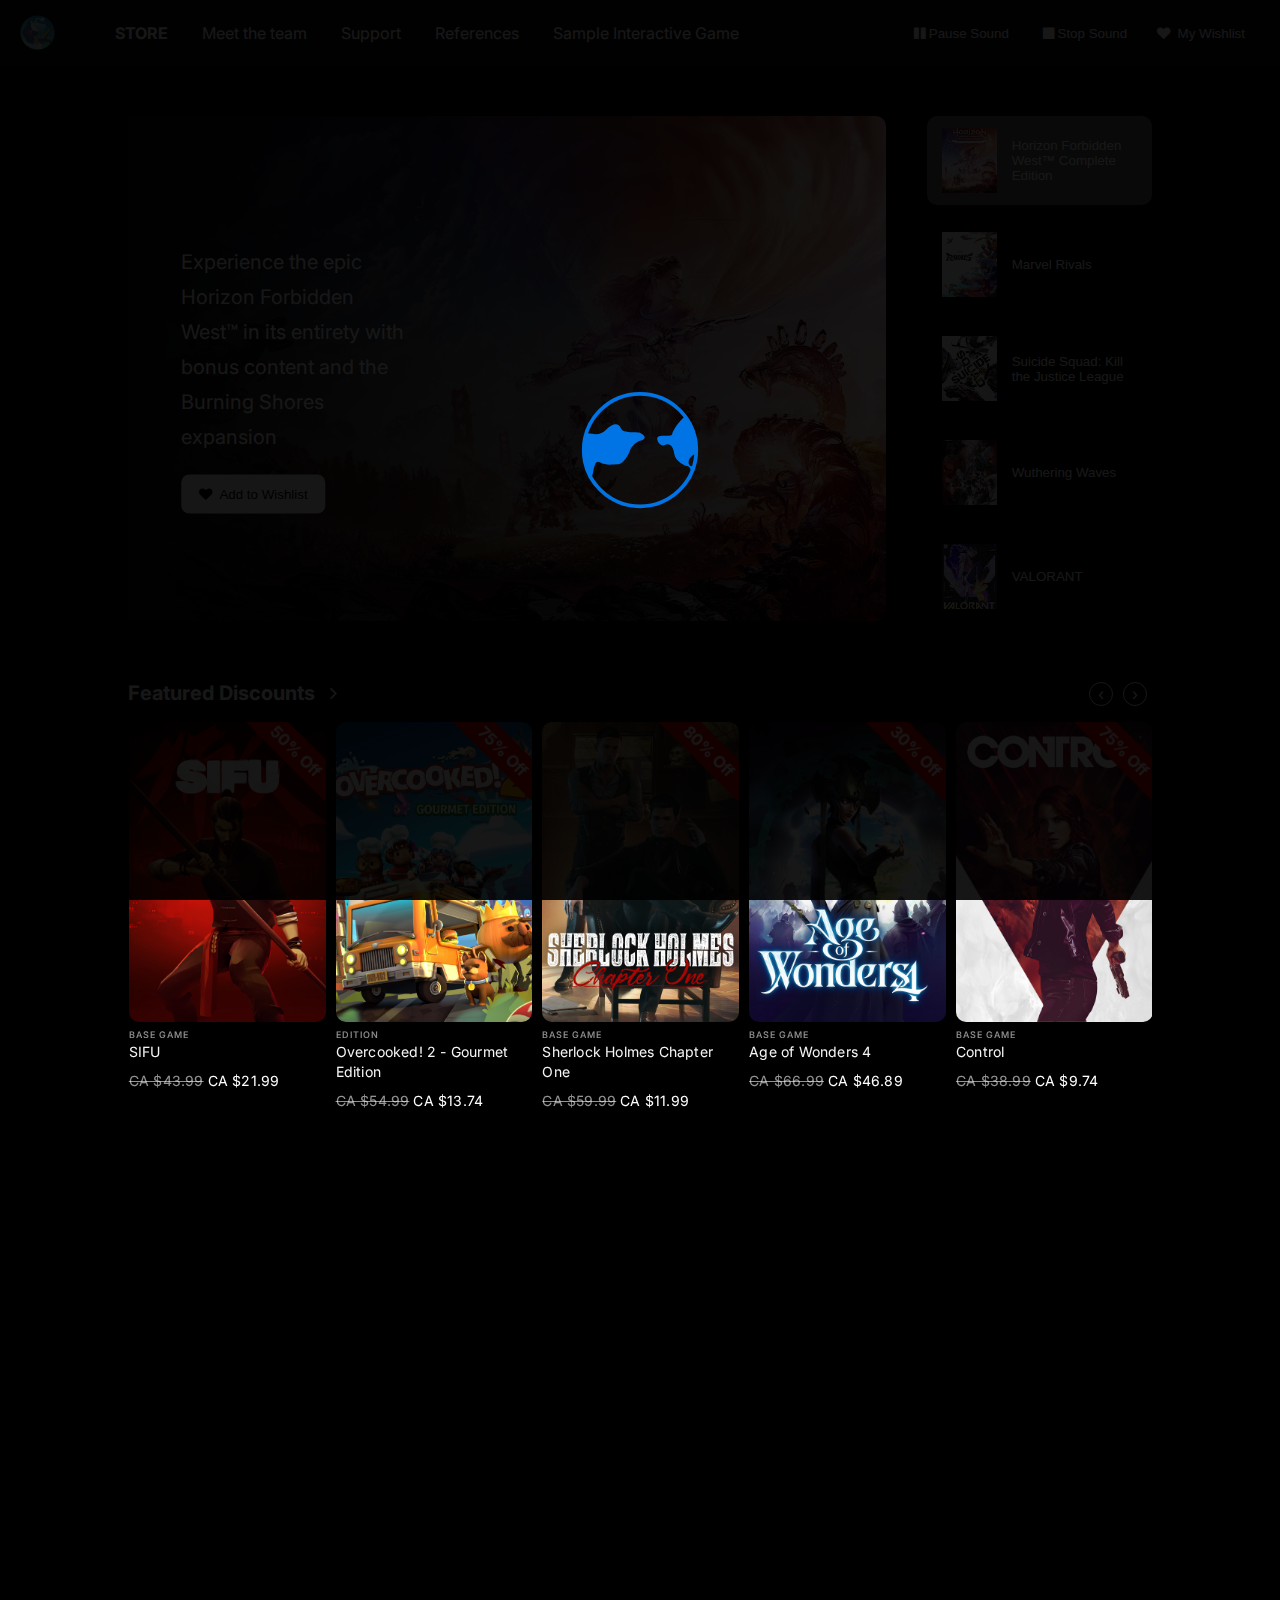
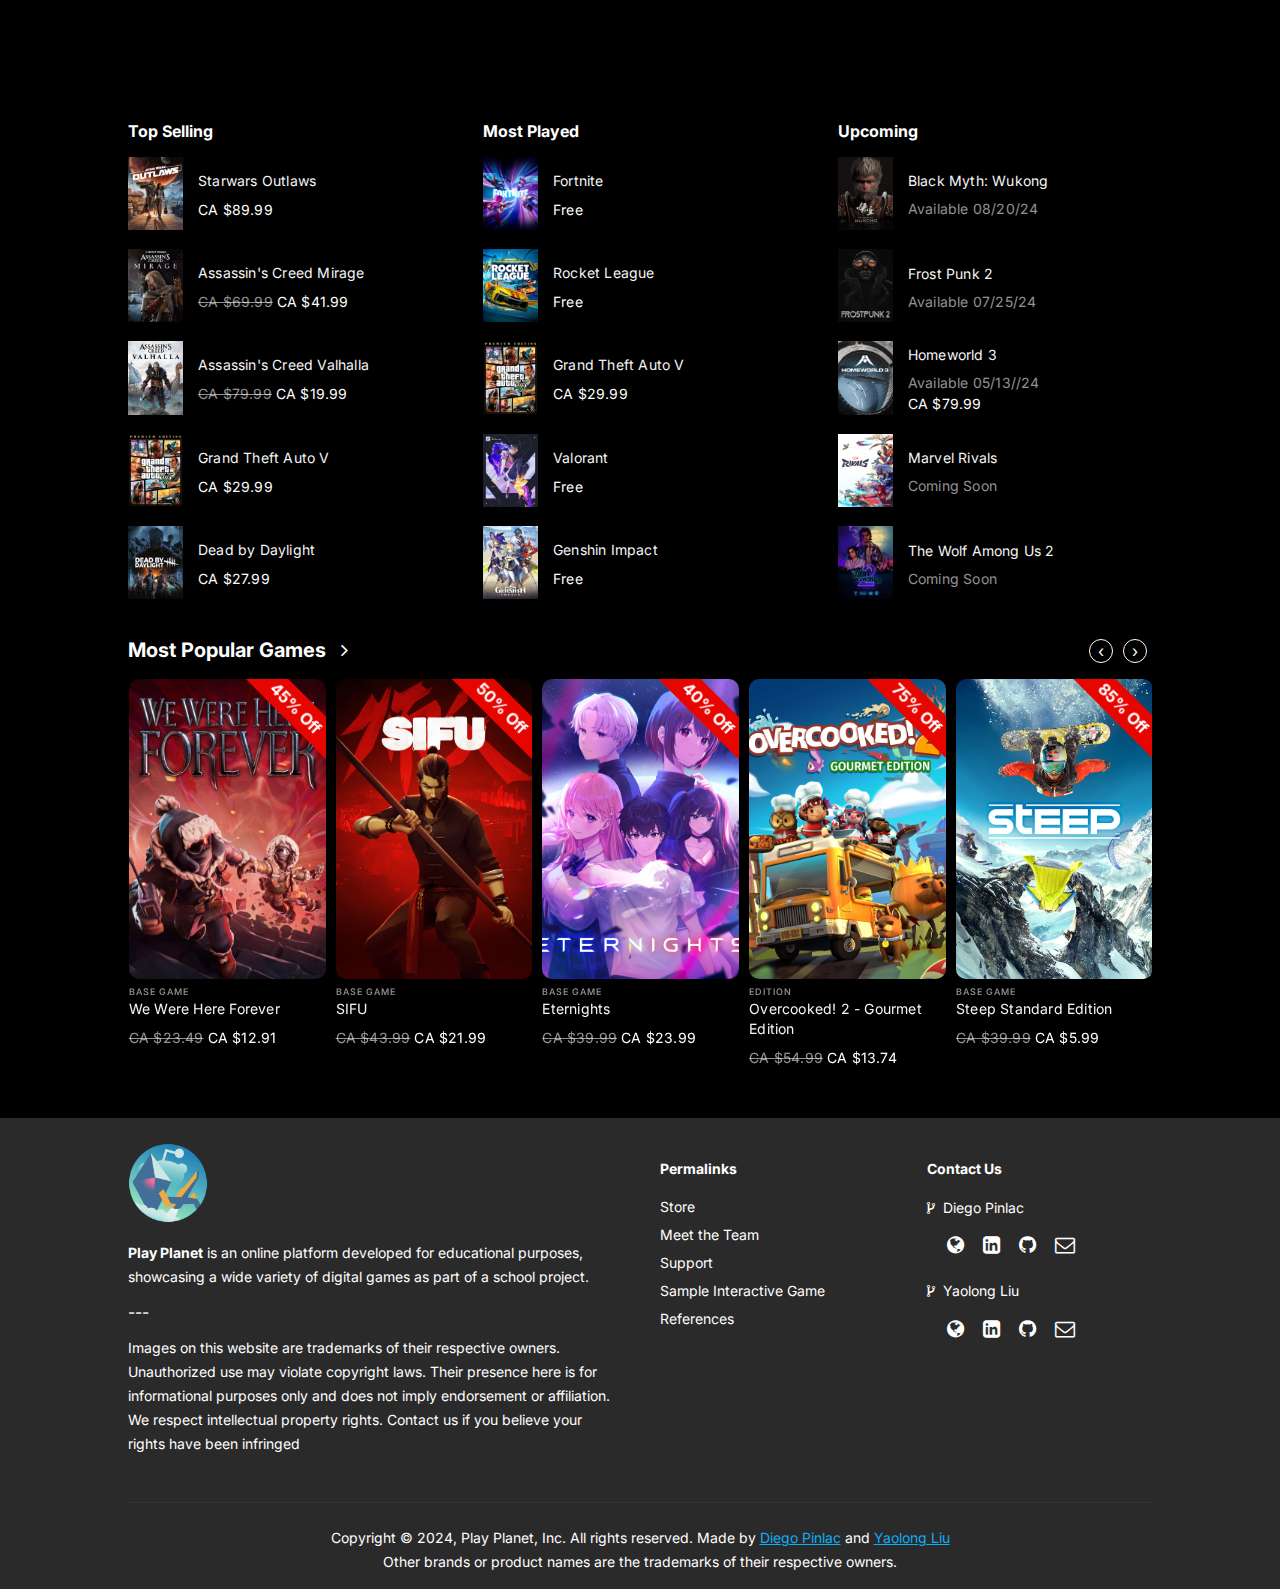
<file: index.html>
<!DOCTYPE html>
<html lang="en">
<head>
    <meta charset="UTF-8">
    <meta name="viewport" content="width=device-width, initial-scale=1.0">
    <title>Play Planet</title>

    <meta property="og:image" content="images/meta_image.jpg">
    <meta property="og:description" content='Play Planet is an online platform developed for educational purposes, showcasing a wide variety of digital games as part of a school project.'>
	  <meta property="og:url" content="https://diegopinlac.com/play-planet/" >
    <meta name="keywords" content="Play planet, game store, store, game, top games, upcoming">

    <link rel="shortcut icon" href="images/icon.png" type="image/x-icon">

    <link rel="stylesheet" href="style.css">
    <link rel="stylesheet" href="assets/owlcarousel/assets/owl.carousel.min.css">
    <link rel="stylesheet" href="assets/owlcarousel/assets/owl.theme.default.min.css">
    <link rel="stylesheet" href="https://cdnjs.cloudflare.com/ajax/libs/font-awesome/4.7.0/css/font-awesome.css">

    <script src="assets/vendors/jquery.min.js"></script>
    <script src="assets/owlcarousel/owl.carousel.js"></script>

    <script src="site.js" defer></script>

</head>
<body>
    <div id="preloader">
      <svg version="1.1" xmlns="http://www.w3.org/2000/svg" xmlns:xlink="http://www.w3.org/1999/xlink" viewBox="0 0 80 80">
        <defs>
          <clipPath id="circleClip">
            <circle cx="40" cy="40" r="30" />
          </clipPath>
        </defs>
        
        <circle cx="40" cy="40" r="30" fill="none" stroke-width="2" stroke="currentColor" />
      
        <g clip-path="url(#circleClip)">
          <path transform="translate(0, 20)" d="M22.026 37.678c-.244 2.958-.838 4.653.787 5.849.297.532.89 1.06.89-1.08 0-2.675 4.77-6.065 6.028-8.973 1.258-2.908-2.097-3.34-4.298-4.587-2.201-1.246-4.642.898-5.38-1.429-.739-2.326 1.38-4.42 4.49-6.181 3.109-1.762-.368-5.002 2.62-5.002 2.987 0 4.542-4.985 5.258-9.14.716-4.154-5.678-7.544-10.395-7.095C17.31.489 11.405 9.744 11.23 11.29c-.175 1.545-2.568 1.013-6.394 1.18-3.826.166-.35 6.364 2.393 4.885s4.647 1.08 5.067 4.77c.419 3.688 5.608 6.363 6.638 6.363 1.031 0 2.376 1.13 2.08 3.008-.298 1.878 1.257 3.224 1.012 6.182ZM40.614 17.479c0 2.234-2.75 1.63-2.68 5.035-2.321 3.876-1.107 6.294.858 6.896 1.965.603 3.036 1.277 4.197 5.94 1.16 4.663 4.34 1.4 5.376-1.029 1.036-2.428.982-9.697 4.215-7.747 3.232 1.95 7.126 1.028 9.823 1.028s5.911-5.815 6.161-7.092c.25-1.276 2.733-4.716 5.858-5.567 3.126-.85 2.322-2.553 0-3.811-2.322-1.26-9.465.602-10.68-2.802-1.214-3.404-4.947-2.11-7.572.62-2.626 2.731-4.876 3.086-10.056 2.182-5.179-.905-5.5 4.113-5.5 6.347Z" fill="currentColor">
                <animateTransform attributeName="transform" attributeType="XML" type="translate" from="0, 20" to="-80, 20" dur="2s" repeatCount="indefinite"/>
          </path>
          
          <path transform="translate(80, 20)"  d="M22.026 37.678c-.244 2.958-.838 4.653.787 5.849.297.532.89 1.06.89-1.08 0-2.675 4.77-6.065 6.028-8.973 1.258-2.908-2.097-3.34-4.298-4.587-2.201-1.246-4.642.898-5.38-1.429-.739-2.326 1.38-4.42 4.49-6.181 3.109-1.762-.368-5.002 2.62-5.002 2.987 0 4.542-4.985 5.258-9.14.716-4.154-5.678-7.544-10.395-7.095C17.31.489 11.405 9.744 11.23 11.29c-.175 1.545-2.568 1.013-6.394 1.18-3.826.166-.35 6.364 2.393 4.885s4.647 1.08 5.067 4.77c.419 3.688 5.608 6.363 6.638 6.363 1.031 0 2.376 1.13 2.08 3.008-.298 1.878 1.257 3.224 1.012 6.182ZM40.614 17.479c0 2.234-2.75 1.63-2.68 5.035-2.321 3.876-1.107 6.294.858 6.896 1.965.603 3.036 1.277 4.197 5.94 1.16 4.663 4.34 1.4 5.376-1.029 1.036-2.428.982-9.697 4.215-7.747 3.232 1.95 7.126 1.028 9.823 1.028s5.911-5.815 6.161-7.092c.25-1.276 2.733-4.716 5.858-5.567 3.126-.85 2.322-2.553 0-3.811-2.322-1.26-9.465.602-10.68-2.802-1.214-3.404-4.947-2.11-7.572.62-2.626 2.731-4.876 3.086-10.056 2.182-5.179-.905-5.5 4.113-5.5 6.347Z" fill="currentColor">
            <animateTransform attributeName="transform" attributeType="XML" type="translate" from="80, 20" to="0, 20" dur="2s" repeatCount="indefinite"/>
          </path>
        </g>
      </svg>
    </div>
    <div id="space-container"></div>
    <div id="wrapper">
      <header>
          <img class="logo" src="images/icon.png" alt="Logo">
          <nav>
              <a href="#" id="menu-toggle"><i class="fa fa-bars" aria-hidden="true"></i></a>
              <ul id="toggled">
                  <li><a href="index.html">Store</a></li>
                  <li><a href="pages/meet-the-team.html">Meet the team</a></li>
                  <li><a href="pages/support.html">Support</a></li>
                  <li><a href="pages/references.html">References</a></li>
                  <li><a href="pages/sound-game.html">Sample Interactive Game</a></li>
                  <li class="float-right"><button id="btn_viewWishlist"><i class="fa fa-heart" aria-hidden="true"></i> &nbsp;My Wishlist</button></li>
                  <li class="float-right">
                    <audio id="soundPlayer" preload="auto" loop>
                      <source src="media/outer-space-54040.mp3" type="audio/mp3">
                      <a href="media/outer-space-54040.mp3" download>Your browser does not support the audio element.</a>
                    </audio>
                    <button id="playSound" onclick="document.getElementById('soundPlayer').play()" title="Play sound"><i class="fa fa-play" aria-hidden="true"></i> Play Sound</button>
                    <button id="pauseSound" onclick="document.getElementById('soundPlayer').pause()" title="Pause sound"><i class="fa fa-pause" aria-hidden="true"></i> Pause Sound</button>
                    <button id="stopSound" onclick="document.getElementById('soundPlayer').pause(); document.getElementById('soundPlayer').currentTime = 0;" title="Stop sound"><i class="fa fa-stop" aria-hidden="true"></i> Stop Sound</button>
                  </li>
              </ul>
          </nav>
      </header>
      <main>
          <div class="site-main">
            <div id="home-banner" class="home-banner">
              <div class="three_fourth banner-img">
                <div class="img-container">
                  <img id="bannerImg" src="images/games/banner/egs-horizon-forbidden-west-carousel-desktop-1920x1080-358478b6468a.avif" alt="banner image">
                </div>
                <div class="txt-container" >
                  <div id="bannerContent">
                    <p id="bannerContentTxt">Experience the epic Horizon Forbidden West™ in its entirety with bonus content and the Burning Shores expansion</p>
                    <div class="btnAction-container">
                      <button id="btn_wishlist" data-game="0"><i class="fa fa-heart" aria-hidden="true"></i> &nbsp;Add to Wishlist</button>
                    </div>
                  </div>
                  
                </div>
              </div>
              <div class="one_fourth last banner-games">
                <button class="bn-btn active" onclick="changeBanner(0, this)">
                  <span class="btn-container">
                    <span class="btn-img-container">
                      <img src="images/games/banner/egs-horizon-forbidden-west-carousel-thumb-1200x1600-011a41336cf9.avif" alt="Horizon Forbidden West™ Complete Edition">
                    </span>
                    <span class="game-name">Horizon Forbidden West™ Complete Edition</span>
                  </span>
                </button>
                <button class="bn-btn" onclick="changeBanner(1, this)">
                  <span class="btn-container">
                    <span class="btn-img-container">
                      <img src="images/games/banner/marvel-rivals-wq3mr.avif" alt="Marvel Rivals">
                    </span>
                    <span class="game-name">Marvel Rivals</span>
                  </span>
                </button>
                <button class="bn-btn" onclick="changeBanner(2, this)">
                  <span class="btn-container">
                    <span class="btn-img-container">
                      <img src="images/games/banner/egs-suicide-squad-ktjl-carousel-thumb-1200x1600-d22ec52f5e77.webp" alt="Suicide Squad: Kill the Justice League">
                    </span>
                    <span class="game-name">Suicide Squad: Kill the Justice League</span>
                  </span>
                </button>
                <button class="bn-btn" onclick="changeBanner(3, this)">
                  <span class="btn-container">
                    <span class="btn-img-container">
                      <img src="images/games/banner/egs-wuthering-waves-carousel-thumb-1200x1600-51d4a3f0e5c2.avif" alt="Wuthering Waves">
                    </span>
                    <span class="game-name">Wuthering Waves</span>
                  </span>
                </button>
                <button class="bn-btn" onclick="changeBanner(4, this)">
                  <span class="btn-container">
                    <span class="btn-img-container">
                      <img src="images/games/banner/egs-valorant-e8a2-defiance-carousel-thumb-315x399-10fa3af65fef.avif" alt="">
                    </span>
                    <span class="game-name">VALORANT</span>
                  </span>
                </button>
              </div>
              <div class="clear"></div>
            </div>

            <h2>Featured Discounts &nbsp; <i class="fa fa-angle-right" aria-hidden="true"></i></h2>
            <div class="featured-games owl-carousel owl-theme">
              <div class="item">
                <div class="img-container">
                  <img src="images/games/featured-discounts/sifu.jpeg" alt="SIFU">
                  <span>50% Off</span>
                </div>
                <div class="txt-container">
                  <span class="category">Base Game</span>
                  <h3>SIFU</h3>
                  <div class="price-container">
                    <span class="price orig-price">CA $43.99</span>
                    <span class="price sale-price">CA $21.99</span>
                  </div>
                </div>
              </div>
              <div class="item">
                <div class="img-container">
                  <img src="images/games/featured-discounts/overcooked-2.jpeg" alt="Overcooked! 2 - Gourmet Edition">
                  <span>75% Off</span>
                </div>
                <div class="txt-container">
                  <span class="category">Edition</span>
                  <h3>Overcooked! 2 - Gourmet Edition</h3>
                  <div class="price-container">
                    <span class="price orig-price">CA $54.99</span>
                    <span class="price sale-price">CA $13.74</span>
                  </div>
                </div>
              </div>
              <div class="item">
                <div class="img-container">
                  <img src="images/games/featured-discounts/sherlock-holmes-chapter-1.jpeg" alt="Sherlock Holmes Chapter One">
                  <span>80% Off</span>
                </div>
                <div class="txt-container">
                  <span class="category">Base Game</span>
                  <h3>Sherlock Holmes Chapter One</h3>
                  <div class="price-container">
                    <span class="price orig-price">CA $59.99</span>
                    <span class="price sale-price">CA $11.99</span>
                  </div>
                </div>
              </div>
              <div class="item">
                <div class="img-container">
                  <img src="images/games/featured-discounts/age-of-wonders-4.jpeg" alt="Age of Wonders 4">
                  <span>30% Off</span>
                </div>
                <div class="txt-container">
                  <span class="category">Base Game</span>
                  <h3>Age of Wonders 4</h3>
                  <div class="price-container">
                    <span class="price orig-price">CA $66.99</span>
                    <span class="price sale-price">CA $46.89</span>
                  </div>
                </div>
              </div>
              <div class="item">
                <div class="img-container">
                  <img src="images/games/featured-discounts/control.jpeg" alt="Control">
                  <span>75% Off</span>
                </div>
                <div class="txt-container">
                  <span class="category">Base Game</span>
                  <h3>Control</h3>
                  <div class="price-container">
                    <span class="price orig-price">CA $38.99</span>
                    <span class="price sale-price">CA $9.74</span>
                  </div>
                </div>
              </div>
              <div class="item">
                <div class="img-container">
                  <img src="images/games/featured-discounts/dead-cells.jpeg" alt="Dead Cells">
                  <span>50% Off</span>
                </div>
                <div class="txt-container">
                  <span class="category">Base Game</span>
                  <h3>Dead Cells</h3>
                  <div class="price-container">
                    <span class="price orig-price">CA $27.99</span>
                    <span class="price sale-price">CA $13.99</span>
                  </div>
                </div>
              </div>
              <div class="item">
                <div class="img-container">
                  <img src="images/games/featured-discounts/tchia.jpeg" alt="Tchia">
                  <span>50% Off</span>
                </div>
                <div class="txt-container">
                  <span class="category">Base Game</span>
                  <h3>Tchia</h3>
                  <div class="price-container">
                    <span class="price orig-price">CA $39.99</span>
                    <span class="price sale-price">CA $19.99</span>
                  </div>
                </div>
              </div>
              <div class="item">
                <div class="img-container">
                  <img src="images/games/featured-discounts/hello-neighbor.jpeg" alt="Hello Neighbor">
                  <span>75% Off</span>
                </div>
                <div class="txt-container">
                  <span class="category">Base Game</span>
                  <h3>Hello Neighbor</h3>
                  <div class="price-container">
                    <span class="price orig-price">CA $32.99</span>
                    <span class="price sale-price">CA $8.24</span>
                  </div>
                </div>
              </div>
              <div class="item">
                <div class="img-container">
                  <img src="images/games/featured-discounts/steep.jpeg" alt="Steep Standard Edition">
                  <span>85% Off</span>
                </div>
                <div class="txt-container">
                  <span class="category">Base Game</span>
                  <h3>Steep Standard Edition</h3>
                  <div class="price-container">
                    <span class="price orig-price">CA $39.99</span>
                    <span class="price sale-price">CA $5.99</span>
                  </div>
                </div>
              </div>
              <div class="item">
                <div class="img-container">
                  <img src="images/games/featured-discounts/eternights.jpg" alt="Eternights">
                  <span>40% Off</span>
                </div>
                <div class="txt-container">
                  <span class="category">Base Game</span>
                  <h3>Eternights</h3>
                  <div class="price-container">
                    <span class="price orig-price">CA $39.99</span>
                    <span class="price sale-price">CA $23.99</span>
                  </div>
                </div>
              </div>
              <div class="item">
                <div class="img-container">
                  <img src="images/games/featured-discounts/we-were-here-forever.jpeg" alt="We Were Here Forever">
                  <span>45% Off</span>
                </div>
                <div class="txt-container">
                  <span class="category">Base Game</span>
                  <h3>We Were Here Forever</h3>
                  <div class="price-container">
                    <span class="price orig-price">CA $23.49</span>
                    <span class="price sale-price">CA $12.91</span>
                  </div>
                </div>
              </div>
            </div>

            <div class="video-container">
              <iframe height="500" src="https://www.youtube-nocookie.com/embed/XbofnUWolHE?si=HImdkJYh_bAaavx3&amp;controls=0" title="YouTube video player" allow="accelerometer; autoplay; clipboard-write; encrypted-media; gyroscope; picture-in-picture;" referrerpolicy="strict-origin-when-cross-origin" allowfullscreen></iframe>
            </div>

            <div class="top_games">
              <div class="one_third">
                <h3>Top Selling</h3>
                <div class="top-container">
                  <div class="item">
                    <div class="img-container">
                      <img src="images/games/top-games/starwars.jpeg" alt="Starwars Outlaws">
                    </div>
                    <div class="txt-container">
                      <h4>Starwars Outlaws</h4>
                      <div class="price-container">
                        <span class="price sale-price">CA $89.99</span>
                      </div>
                    </div>
                  </div>
                  <div class="item">
                    <div class="img-container">
                      <img src="images/games/top-games/assassins-creed-mirage.png" alt="Assassin's Creed Mirage">
                    </div>
                    <div class="txt-container">
                      <h4>Assassin's Creed Mirage</h4>
                      <div class="price-container">
                        <span class="price orig-price">CA $69.99</span>
                        <span class="price sale-price">CA $41.99</span>
                      </div>
                    </div>
                  </div>
                  <div class="item">
                    <div class="img-container">
                      <img src="images/games/top-games/assassins-creed-valhalla.png" alt="Assassin's Creed Valhalla">
                    </div>
                    <div class="txt-container">
                      <h4>Assassin's Creed Valhalla</h4>
                      <div class="price-container">
                        <span class="price orig-price">CA $79.99</span>
                        <span class="price sale-price">CA $19.99</span>
                      </div>
                    </div>
                  </div>
                  <div class="item">
                    <div class="img-container">
                      <img src="images/games/top-games/grand-theft-auto-v.jpeg" alt="Grand Theft Auto V">
                    </div>
                    <div class="txt-container">
                      <h4>Grand Theft Auto V</h4>
                      <div class="price-container">
                        <span class="price sale-price">CA $29.99</span>
                      </div>
                    </div>
                  </div>
                  <div class="item">
                    <div class="img-container">
                      <img src="images/games/top-games/dead-by-daylight-v.jpeg" alt="Dead by Daylight">
                    </div>
                    <div class="txt-container">
                      <h4>Dead by Daylight</h4>
                      <div class="price-container">
                        <span class="price sale-price">CA $27.99</span>
                      </div>
                    </div>
                  </div>
                </div>
              </div>
              <div class="one_third">
                <h3>Most Played</h3>
                <div class="top-container">
                  <div class="item">
                    <div class="img-container">
                      <img src="images/games/top-games/fortnite.jpeg" alt="Fortnite">
                    </div>
                    <div class="txt-container">
                      <h4>Fortnite</h4>
                      <div class="price-container">
                        <span class="price sale-price">Free</span>
                      </div>
                    </div>
                  </div>
                  <div class="item">
                    <div class="img-container">
                      <img src="images/games/top-games/rocket-league.jpeg" alt="Rocket League">
                    </div>
                    <div class="txt-container">
                      <h4>Rocket League</h4>
                      <div class="price-container">
                        <span class="price sale-price">Free</span>
                      </div>
                    </div>
                  </div>
                  <div class="item">
                    <div class="img-container">
                      <img src="images/games/top-games/grand-theft-auto-v.jpeg" alt="Grand Theft Auto V">
                    </div>
                    <div class="txt-container">
                      <h4>Grand Theft Auto V</h4>
                      <div class="price-container">
                        <span class="price sale-price">CA $29.99</span>
                      </div>
                    </div>
                  </div>
                  <div class="item">
                    <div class="img-container">
                      <img src="images/games/top-games/valorant.jpeg" alt="Valorant">
                    </div>
                    <div class="txt-container">
                      <h4>Valorant</h4>
                      <div class="price-container">
                        <span class="price sale-price">Free</span>
                      </div>
                    </div>
                  </div>
                  <div class="item">
                    <div class="img-container">
                      <img src="images/games/top-games/genshin-impact.jpeg" alt="Genshin Impact">
                    </div>
                    <div class="txt-container">
                      <h4>Genshin Impact</h4>
                      <div class="price-container">
                        <span class="price sale-price">Free</span>
                      </div>
                    </div>
                  </div>
                </div>
              </div>
              <div class="one_third last">
                <h3>Upcoming</h3>
                <div class="top-container">
                  <div class="item">
                    <div class="img-container">
                      <img src="images/games/top-games/black-myth-wukong.png" alt="Black Myth: Wukong">
                    </div>
                    <div class="txt-container">
                      <h4>Black Myth: Wukong</h4>
                      <div class="price-container">
                        <span class="price unavailable">Available 08/20/24</span>
                      </div>
                    </div>
                  </div>
                  <div class="item">
                    <div class="img-container">
                      <img src="images/games/top-games/frost-punk-2.jpeg" alt="Frost Punk 2">
                    </div>
                    <div class="txt-container">
                      <h4>Frost Punk 2</h4>
                      <div class="price-container">
                        <span class="price unavailable">Available 07/25/24</span>
                      </div>
                    </div>
                  </div>
                  <div class="item">
                    <div class="img-container">
                      <img src="images/games/top-games/homeworld-3.jpeg" alt="Homeworld 3">
                    </div>
                    <div class="txt-container">
                      <h4>Homeworld 3</h4>
                      <div class="price-container">
                        <span class="price unavailable">Available 05/13//24</span>
                        <span class="price sale-price">CA $79.99</span>
                      </div>
                    </div>
                  </div>
                  <div class="item">
                    <div class="img-container">
                      <img src="images/games/top-games/marvel-rivals.png" alt="Marvel Rivals">
                    </div>
                    <div class="txt-container">
                      <h4>Marvel Rivals</h4>
                      <div class="price-container">
                        <span class="price unavailable">Coming Soon</span>
                      </div>
                    </div>
                  </div>
                  <div class="item">
                    <div class="img-container">
                      <img src="images/games/top-games/the-wolf-among-us.jpeg" alt="The Wolf Among Us 2">
                    </div>
                    <div class="txt-container">
                      <h4>The Wolf Among Us 2</h4>
                      <div class="price-container">
                        <span class="price unavailable">Coming Soon</span>
                      </div>
                    </div>
                  </div>
                </div>
              </div>
              <div class="clear"></div>
            </div>

            <h2>Most Popular Games &nbsp; <i class="fa fa-angle-right" aria-hidden="true"></i></h2>
            <div class="featured-games popular-games owl-carousel owl-theme">
              <div class="item">
                <div class="img-container">
                  <img src="images/games/featured-discounts/we-were-here-forever.jpeg" alt="We Were Here Forever">
                  <span>45% Off</span>
                </div>
                <div class="txt-container">
                  <span class="category">Base Game</span>
                  <h3>We Were Here Forever</h3>
                  <div class="price-container">
                    <span class="price orig-price">CA $23.49</span>
                    <span class="price sale-price">CA $12.91</span>
                  </div>
                </div>
              </div>
              <div class="item">
                <div class="img-container">
                  <img src="images/games/featured-discounts/sifu.jpeg" alt="SIFU">
                  <span>50% Off</span>
                </div>
                <div class="txt-container">
                  <span class="category">Base Game</span>
                  <h3>SIFU</h3>
                  <div class="price-container">
                    <span class="price orig-price">CA $43.99</span>
                    <span class="price sale-price">CA $21.99</span>
                  </div>
                </div>
              </div>
              <div class="item">
                <div class="img-container">
                  <img src="images/games/featured-discounts/eternights.jpg" alt="Eternights">
                  <span>40% Off</span>
                </div>
                <div class="txt-container">
                  <span class="category">Base Game</span>
                  <h3>Eternights</h3>
                  <div class="price-container">
                    <span class="price orig-price">CA $39.99</span>
                    <span class="price sale-price">CA $23.99</span>
                  </div>
                </div>
              </div>
              <div class="item">
                <div class="img-container">
                  <img src="images/games/featured-discounts/overcooked-2.jpeg" alt="Overcooked! 2 - Gourmet Edition">
                  <span>75% Off</span>
                </div>
                <div class="txt-container">
                  <span class="category">Edition</span>
                  <h3>Overcooked! 2 - Gourmet Edition</h3>
                  <div class="price-container">
                    <span class="price orig-price">CA $54.99</span>
                    <span class="price sale-price">CA $13.74</span>
                  </div>
                </div>
              </div>
              <div class="item">
                <div class="img-container">
                  <img src="images/games/featured-discounts/steep.jpeg" alt="Steep Standard Edition">
                  <span>85% Off</span>
                </div>
                <div class="txt-container">
                  <span class="category">Base Game</span>
                  <h3>Steep Standard Edition</h3>
                  <div class="price-container">
                    <span class="price orig-price">CA $39.99</span>
                    <span class="price sale-price">CA $5.99</span>
                  </div>
                </div>
              </div>
              <div class="item">
                <div class="img-container">
                  <img src="images/games/featured-discounts/sherlock-holmes-chapter-1.jpeg" alt="Sherlock Holmes Chapter One">
                  <span>80% Off</span>
                </div>
                <div class="txt-container">
                  <span class="category">Base Game</span>
                  <h3>Sherlock Holmes Chapter One</h3>
                  <div class="price-container">
                    <span class="price orig-price">CA $59.99</span>
                    <span class="price sale-price">CA $11.99</span>
                  </div>
                </div>
              </div>
              <div class="item">
                <div class="img-container">
                  <img src="images/games/featured-discounts/hello-neighbor.jpeg" alt="Hello Neighbor">
                  <span>75% Off</span>
                </div>
                <div class="txt-container">
                  <span class="category">Base Game</span>
                  <h3>Hello Neighbor</h3>
                  <div class="price-container">
                    <span class="price orig-price">CA $32.99</span>
                    <span class="price sale-price">CA $8.24</span>
                  </div>
                </div>
              </div>
              <div class="item">
                <div class="img-container">
                  <img src="images/games/featured-discounts/age-of-wonders-4.jpeg" alt="Age of Wonders 4">
                  <span>30% Off</span>
                </div>
                <div class="txt-container">
                  <span class="category">Base Game</span>
                  <h3>Age of Wonders 4</h3>
                  <div class="price-container">
                    <span class="price orig-price">CA $66.99</span>
                    <span class="price sale-price">CA $46.89</span>
                  </div>
                </div>
              </div>
              <div class="item">
                <div class="img-container">
                  <img src="images/games/featured-discounts/tchia.jpeg" alt="Tchia">
                  <span>50% Off</span>
                </div>
                <div class="txt-container">
                  <span class="category">Base Game</span>
                  <h3>Tchia</h3>
                  <div class="price-container">
                    <span class="price orig-price">CA $39.99</span>
                    <span class="price sale-price">CA $19.99</span>
                  </div>
                </div>
              </div>
              <div class="item">
                <div class="img-container">
                  <img src="images/games/featured-discounts/control.jpeg" alt="Control">
                  <span>75% Off</span>
                </div>
                <div class="txt-container">
                  <span class="category">Base Game</span>
                  <h3>Control</h3>
                  <div class="price-container">
                    <span class="price orig-price">CA $38.99</span>
                    <span class="price sale-price">CA $9.74</span>
                  </div>
                </div>
              </div>
              <div class="item">
                <div class="img-container">
                  <img src="images/games/featured-discounts/dead-cells.jpeg" alt="Dead Cells">
                  <span>50% Off</span>
                </div>
                <div class="txt-container">
                  <span class="category">Base Game</span>
                  <h3>Dead Cells</h3>
                  <div class="price-container">
                    <span class="price orig-price">CA $27.99</span>
                    <span class="price sale-price">CA $13.99</span>
                  </div>
                </div>
              </div>
            </div>
          </div>
      </main>
      <footer>
        <div class="foot-container">
          <div class="site-main">
              <div class="two_fourth">
                  <img class="foot-logo" src="images/icon.png" alt="Play Planet Logo">
                  <p><strong>Play Planet</strong> is an online platform developed for educational purposes, showcasing a wide variety of digital games as part of a school project.</p>
                  ---
                  <p>Images on this website are trademarks of their respective owners. Unauthorized use may violate copyright laws. Their presence here is for informational purposes only and does not imply endorsement or affiliation. We respect intellectual property rights. Contact us if you believe your rights have been infringed</p>
              </div>
              <div class="one_fourth permalinks">
                  <p class="foot-title">Permalinks</p>
                  <ul>
                      <li><a href="index.html">Store</a></li>
                      <li><a href="pages/news-events.html">Meet the Team</a></li>
                      <li><a href="pages/references.html">Support</a></li>
                      <li><a href="pages/contact-us.html">Sample Interactive Game</a></li>
                      <li><a href="pages/references.html">References</a></li>
                  </ul>
              </div>
              <div class="one_fourth last">
                  <p class="foot-title">Contact Us</p>
                  <p><i class="fa fa-code-fork" aria-hidden="true"></i> &nbsp;Diego Pinlac</p>
                  <ul>
                      <li><a href="https://diegopinlac.com/"><i class="fa fa-globe" aria-hidden="true"></i></a></li>
                      <li><a href="https://www.linkedin.com/in/engr-diego-pinlac-ii-74077b110/"><i class="fa fa-linkedin-square" aria-hidden="true"></i></a></li>
                      <li><a href="https://github.com/TechSavvyCoder"><i class="fa fa-github" aria-hidden="true"></i></a></li>
                      <li><a href="mailto:pinlacd@student.douglascollege.ca"><i class="fa fa-envelope-o" aria-hidden="true"></i></a></li>
                  </ul>

                  <p><i class="fa fa-code-fork" aria-hidden="true"></i> &nbsp;Yaolong Liu</p>
                  <ul>
                      <li><a href="https://yaolongliu.artstation.com/"><i class="fa fa-globe" aria-hidden="true"></i></a></li>
                      <li><a href="https://www.linkedin.com/in/yaolong-liu-67310486/"><i class="fa fa-linkedin-square" aria-hidden="true"></i></a></li>
                      <li><a href="https://github.com/YaolongLiu"><i class="fa fa-github" aria-hidden="true"></i></a></li>
                      <li><a href="mailto:liuy@student.douglascollege.ca"><i class="fa fa-envelope-o" aria-hidden="true"></i></a></li>
                  </ul>
              </div>
              <div class="clear"></div>
          </div>
        </div>
        <div class="site-main">
          <hr class="footer-divider">
        </div>
        <div class="foot-copyright-container">
          <div class="site-main">
            <p class="align-center">Copyright &copy; 2024, Play Planet, Inc. All rights reserved. Made by <a href="https://diegopinlac.com/" target="_blank">Diego Pinlac</a> and <a href="https://github.com/YaolongLiu" target="_blank">Yaolong Liu</a><br>Other brands or product names are the trademarks of their respective owners.</p>
          </div>
        </div>
      </footer>
    </div>

    <div id="myModal" class="modal">
      <div class="modal-content">
        <span class="close">&times;</span>

        <div class="table-wishlist">
          <table>
            <caption>My Wishlist</caption>
            <thead>
                <tr>
                    <th data-scope="counter">No.</th>
                    <th data-scope="title">Game Title</th>
                    <th data-scope="price">Price</th>
                    <th data-scope="date-added">Date Added</th>
                    <th data-scope="action">Action</th>
                </tr>
            </thead>
            <tbody id="wishlists"></tbody>
          </table>
        </div>
      </div>
    </div>

    <script src='https://d23jutsnau9x47.cloudfront.net/back/v1.0.9/viewer.js' ></script>
</body>
</html>
</file>
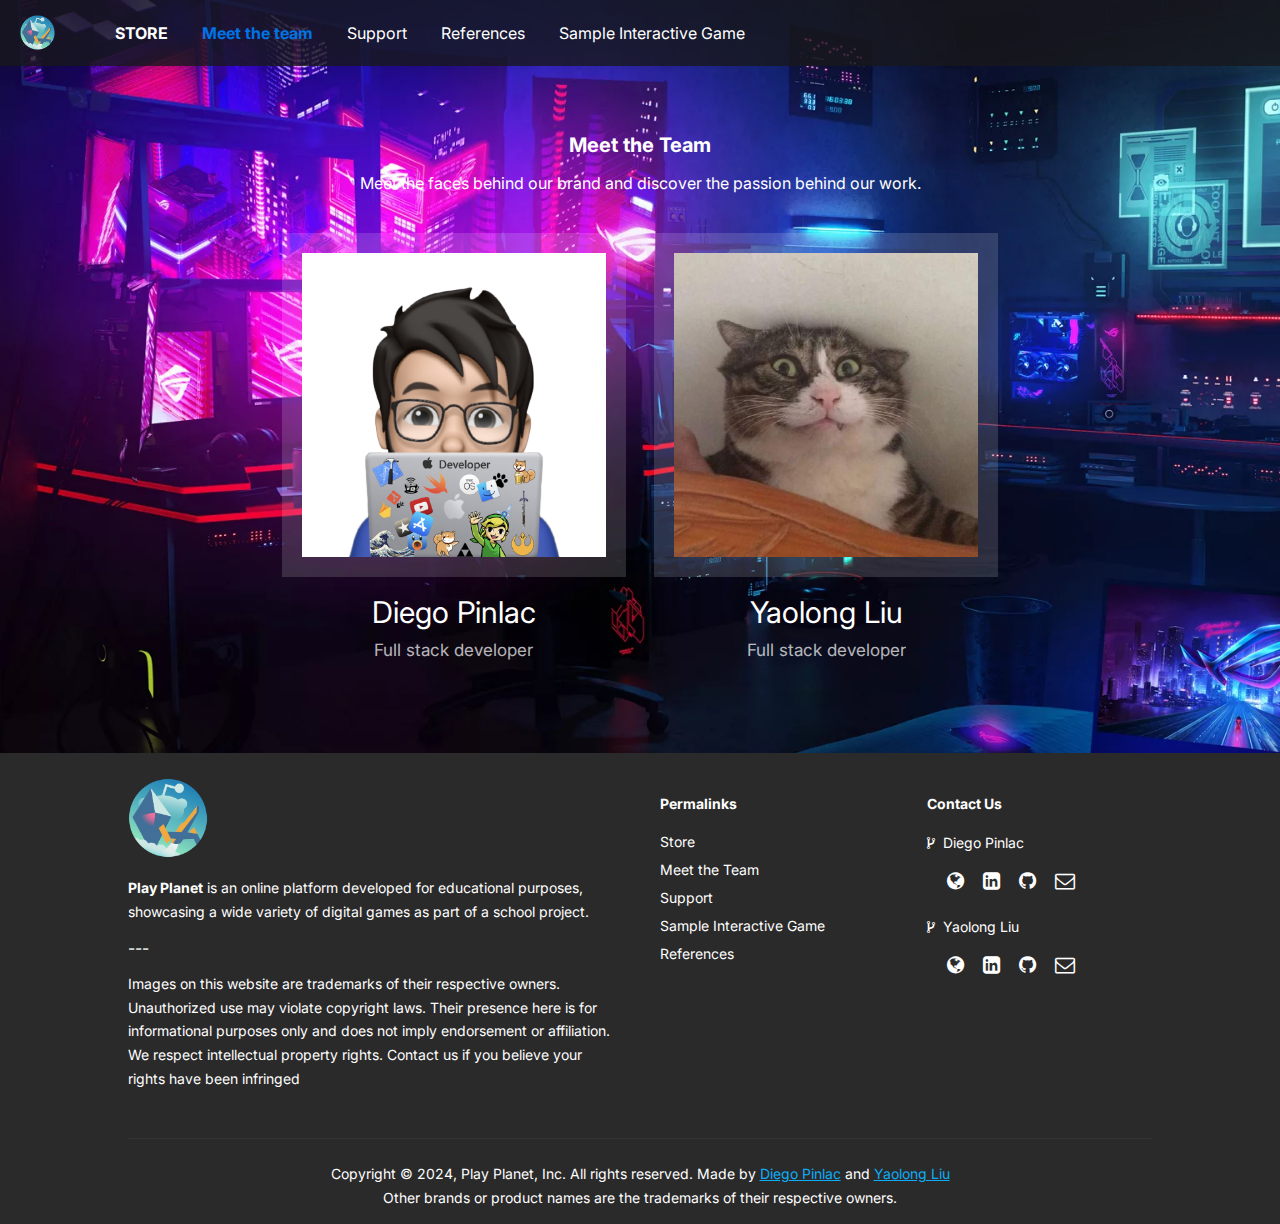
<file: pages/meet-the-team.html>
<!DOCTYPE html>
<html lang="en">
<head>
    <meta charset="UTF-8">
    <meta name="viewport" content="width=device-width, initial-scale=1.0">
    <title>Meet the Team - Play Planet</title>

    <meta property="og:image" content="images/meta_image.jpg">
    <meta property="og:description" content='Play Planet is an online platform developed for educational purposes, showcasing a wide variety of digital games as part of a school project.'>
	  <meta property="og:url" content="https://diegopinlac.com/play-planet/" >
    <meta name="keywords" content="Play planet, game store, store, game, top games, upcoming">

    <link rel="shortcut icon" href="../images/icon.png" type="image/x-icon">

    <link rel="stylesheet" href="../style.css">
    <link rel="stylesheet" href="https://cdnjs.cloudflare.com/ajax/libs/font-awesome/4.7.0/css/font-awesome.css">

    <script src="meet-the-team.js" defer></script>
</head>
<body class="page page-meet-the-team">
    <div id="wrapper">
      <header>
          <img class="logo" src="../images/icon.png" alt="Logo">
          <nav>
              <a href="#" id="menu-toggle"><i class="fa fa-bars" aria-hidden="true"></i></a>
              <ul id="toggled">
                  <li><a href="../index.html">Store</a></li>
                  <li><a class="active" href="meet-the-team.html">Meet the team</a></li>
                  <li><a href="support.html">Support</a></li>
                  <li><a href="references.html">References</a></li>
                  <li><a href="sound-game.html">Sample Interactive Game</a></li>
              </ul>
          </nav>
      </header>
      <main>
          <div class="site-main">
            <div class="sec-title align-center">
              <h2>Meet the Team</h2>
              <div>Meet the faces behind our brand and discover the passion behind our work.</div>
            </div>
            
            <div class="meet-the-team-container">
              <div class="speaker-block one_half">
                <div class="inner-box">
                    <div class="image-box">
                        <figure class="image"><img src="../images/games/devs/diego.png" alt="Diego Pinlac">
                            <div class="social-links">
                                <ul>
                                   <li><a href="https://diegopinlac.com/" target="_blank" title="Website"><span class="fa fa-globe"></span></a></li> 
                                   <li><a href="https://www.linkedin.com/in/engr-diego-pinlac-ii-74077b110/" target="_blank" title="LinkedIn"><span class="fa fa-linkedin-square"></span></a></li> 
                                   <li><a href="https://github.com/TechSavvyCoder" target="_blank" title="Github"><span class="fa fa-github"></span></a></li>
                                </ul>
                            </div>
                        </figure>
                    </div>
                    <div class="caption-box">
                        <h4 class="name">Diego Pinlac</h4>
                        <span class="designation">Full stack developer</span>
                    </div>
                  </div>
              </div>
              <div class="speaker-block one_half last" data-wow-delay="400ms">
                  <div class="inner-box">
                      <div class="image-box">
                          <figure class="image"><img src="../images/games/devs/yaolong.jpeg" alt="Yaolong Liu">
                              <div class="social-links">
                                <ul>
                                  <li><a href="https://yaolongliu.artstation.com/" target="_blank" title="Website"><span class="fa fa-globe"></span></a></li> 
                                  <li><a href="https://www.linkedin.com/in/yaolong-liu-67310486/" target="_blank" title="LinkedIn"><i class="fa fa-linkedin-square" aria-hidden="true"></i></a></li>
                                   <li><a href="https://github.com/YaolongLiu" target="_blank" title="Github"><span class="fa fa-github"></span></a></li>
                                </ul>
                              </div>
                          </figure>
                      </div>
                      <div class="caption-box">
                          <h4 class="name">Yaolong Liu</h4>
                          <span class="designation">Full stack developer</span>
                      </div>
                  </div>
              </div>
              <div class="clear"></div>
            </div>
          </div>
      </main>
      <footer>
        <div class="foot-container">
          <div class="site-main">
              <div class="two_fourth">
                  <img class="foot-logo" src="../images/icon.png" alt="Play Planet Logo">
                  <p><strong>Play Planet</strong> is an online platform developed for educational purposes, showcasing a wide variety of digital games as part of a school project.</p>
                  ---
                  <p>Images on this website are trademarks of their respective owners. Unauthorized use may violate copyright laws. Their presence here is for informational purposes only and does not imply endorsement or affiliation. We respect intellectual property rights. Contact us if you believe your rights have been infringed</p>
              </div>
              <div class="one_fourth permalinks">
                  <p class="foot-title">Permalinks</p>
                  <ul>
                      <li><a href="../index.html">Store</a></li>
                      <li><a href="news-events.html">Meet the Team</a></li>
                      <li><a href="references.html">Support</a></li>
                      <li><a href="contact-us.html">Sample Interactive Game</a></li>
                      <li><a href="references.html">References</a></li>
                  </ul>
              </div>
              <div class="one_fourth last">
                  <p class="foot-title">Contact Us</p>
                  <p><i class="fa fa-code-fork" aria-hidden="true"></i> &nbsp;Diego Pinlac</p>
                  <ul>
                      <li><a href="https://diegopinlac.com/"><i class="fa fa-globe" aria-hidden="true"></i></a></li>
                      <li><a href="https://www.linkedin.com/in/engr-diego-pinlac-ii-74077b110/"><i class="fa fa-linkedin-square" aria-hidden="true"></i></a></li>
                      <li><a href="https://github.com/TechSavvyCoder"><i class="fa fa-github" aria-hidden="true"></i></a></li>
                      <li><a href="mailto:pinlacd@student.douglascollege.ca"><i class="fa fa-envelope-o" aria-hidden="true"></i></a></li>
                  </ul>

                  <p><i class="fa fa-code-fork" aria-hidden="true"></i> &nbsp;Yaolong Liu</p>
                  <ul>
                      <li><a href="https://yaolongliu.artstation.com/"><i class="fa fa-globe" aria-hidden="true"></i></a></li>
                      <li><a href="https://www.linkedin.com/in/yaolong-liu-67310486/"><i class="fa fa-linkedin-square" aria-hidden="true"></i></a></li>
                      <li><a href="https://github.com/YaolongLiu"><i class="fa fa-github" aria-hidden="true"></i></a></li>
                      <li><a href="mailto:liuy@student.douglascollege.ca"><i class="fa fa-envelope-o" aria-hidden="true"></i></a></li>
                  </ul>
              </div>
              <div class="clear"></div>
          </div>
        </div>
        <div class="site-main">
          <hr class="footer-divider">
        </div>
        <div class="foot-copyright-container">
          <div class="site-main">
            <p class="align-center">Copyright &copy; 2024, Play Planet, Inc. All rights reserved. Made by <a href="https://diegopinlac.com/" target="_blank">Diego Pinlac</a> and <a href="https://github.com/YaolongLiu" target="_blank">Yaolong Liu</a><br>Other brands or product names are the trademarks of their respective owners.</p>
          </div>
        </div>
      </footer>
    </div>
</body>
</html>
</file>
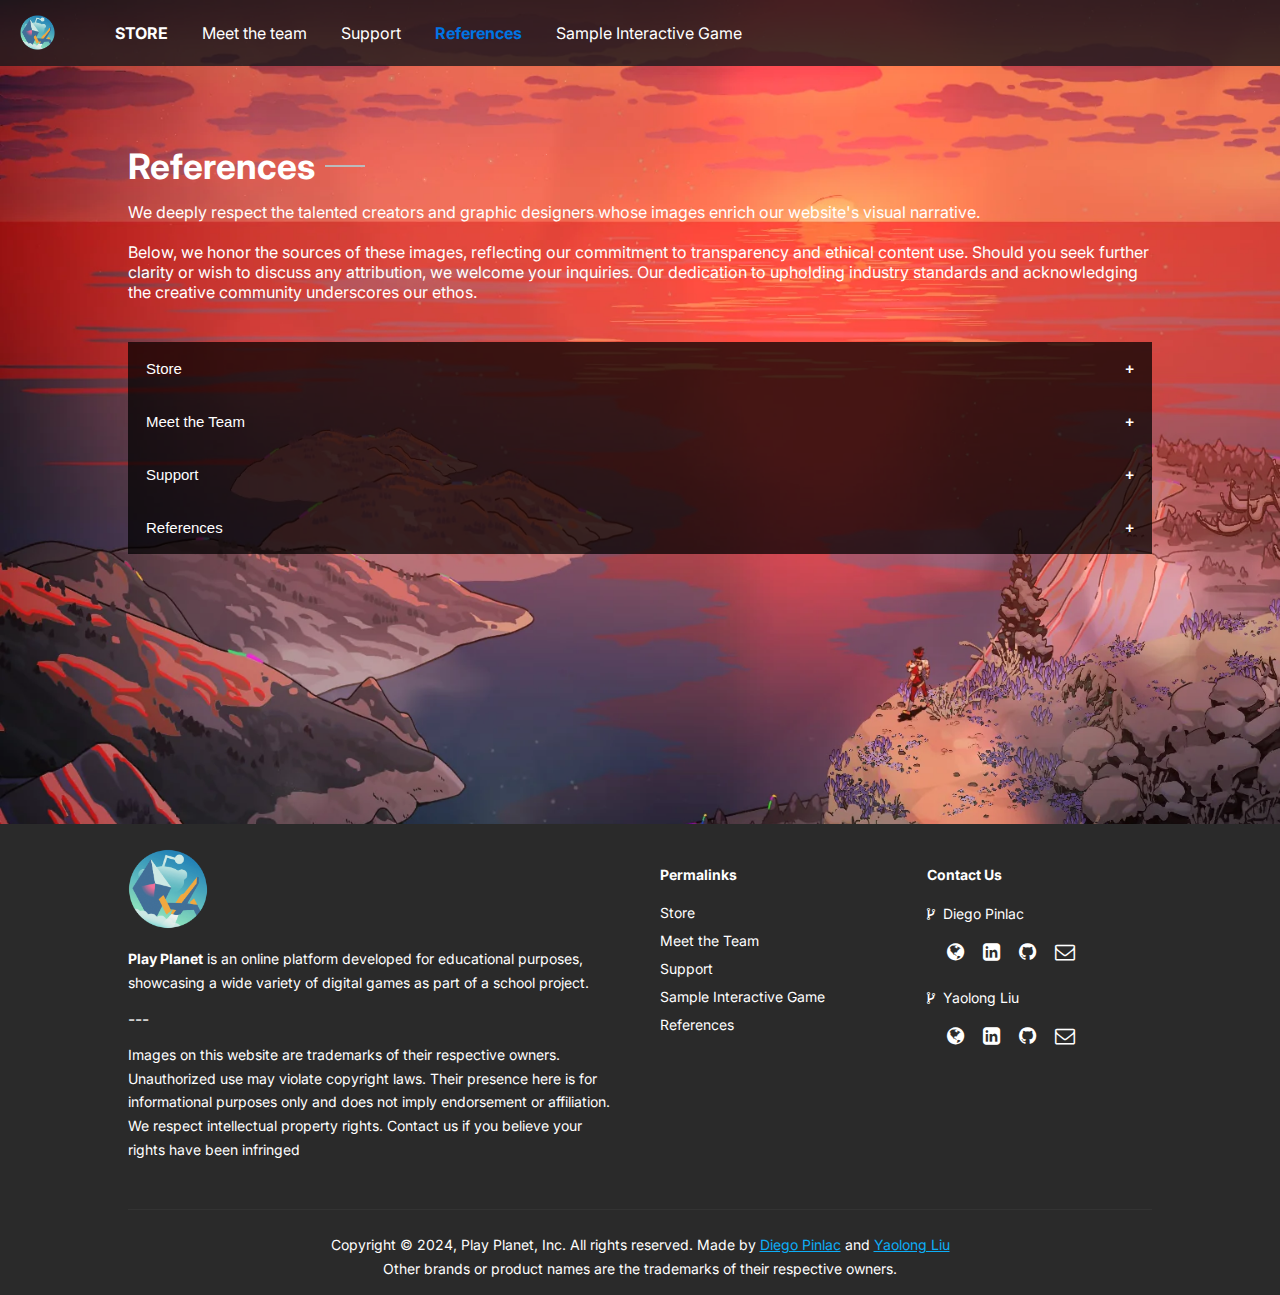
<file: pages/references.html>
<!DOCTYPE html>
<html lang="en">
<head>
    <meta charset="UTF-8">
    <meta name="viewport" content="width=device-width, initial-scale=1.0">
    <title>References - Play Planet</title>

    <meta property="og:image" content="images/meta_image.jpg">
    <meta property="og:description" content='Play Planet is an online platform developed for educational purposes, showcasing a wide variety of digital games as part of a school project.'>
	  <meta property="og:url" content="https://diegopinlac.com/play-planet/" >
    <meta name="keywords" content="Play planet, game store, store, game, top games, upcoming">

    <link rel="shortcut icon" href="../images/icon.png" type="image/x-icon">

    <link rel="stylesheet" href="../style.css">
    <link rel="stylesheet" href="https://cdnjs.cloudflare.com/ajax/libs/font-awesome/4.7.0/css/font-awesome.css">

    <script src="../assets/vendors/jquery.min.js"></script>
    <script src="references.js" defer></script>
</head>
<body class="page page-references">
    <div id="wrapper">
      <header>
          <img class="logo" src="../images/icon.png" alt="Logo">
          <nav>
              <a href="#" id="menu-toggle"><i class="fa fa-bars" aria-hidden="true"></i></a>
              <ul id="toggled">
                  <li><a href="../index.html">Store</a></li>
                  <li><a href="meet-the-team.html">Meet the team</a></li>
                  <li><a href="support.html">Support</a></li>
                  <li><a class="active" href="references.html">References</a></li>
                  <li><a href="sound-game.html">Sample Interactive Game</a></li>
              </ul>
          </nav>
      </header>
      <main>
          <div class="site-main">
            <div class="sec-title">
              <h2 class="title">References</h2>
              <div>
                We deeply respect the talented creators and graphic designers whose images enrich our website's visual narrative.
                
                <br><br>
                Below, we honor the sources of these images, reflecting our commitment to transparency and ethical content use. Should you seek further clarity or wish to discuss any attribution, we welcome your inquiries. Our dedication to upholding industry standards and acknowledging the creative community underscores our ethos.

              </div>
            </div>
            
            <div class="faq-container">
              <button class="accordion">Store</button>
              <div class="panel">
                <ol>
                    <li>
                        <p>Banner</p>
                        <ol>
                            <li>
                                <p>Horizon Forbidden Westsup<sup>TM</sup> Complete Edition</p>
                                <ul>
                                    <li><a href="https://blog.playstation.com/2023/09/27/horizon-forbidden-west-complete-edition-is-coming-to-ps5-and-pc/" target="_blank">Banner Image</a></li>
                                    <li><a href="https://cdn1.epicgames.com/offer/24cc2629b0594bf29340f6acf9816af8/EGS_HorizonForbiddenWestCompleteEdition_GuerrillaGamesNixxesSoftware_S2_1200x1600-6eeadae1c58ebaaa74b109bd26d96645?h=480&quality=medium&resize=1&w=360" target="_blank">Featured Image</a></li>
                                </ul>
                            </li>
                            <li>
                                <p>Marvel Rivals</p>
                                <ul>
                                    <li><a href="https://heroichollywood.com/marvel-rivals-reveals-new-team-based-shooter-rival-overwatch/" target="_blank">Banner Image</a></li>
                                    <li><a href="https://cdn1.epicgames.com/spt-assets/eb15454c010f4a748498cd3a62096a52/marvel-rivals-wq3mr.png?h=480&quality=medium&resize=1&w=360" target="_blank">Featured Image</a></li>
                                </ul>
                            </li>
                            <li>
                                <p>Suicide Squad: Kill the Justice League</p>
                                <ul>
                                    <li><a href="https://techraptor.net/gaming/news/suicide-squad-kill-justice-league-delayed-again" target="_blank">Banner Image</a></li>
                                    <li><a href="https://cdn1.epicgames.com/offer/76cd63399a874c2b854fd74cda49a256/EGS_SuicideSquadKilltheJusticeLeague_RocksteadyStudios_S2_1200x1600-de19e59d88cabce5d7767cbf12acf504?quality=high" target="_blank">Featured Image</a></li>
                                </ul>
                            </li>
                            <li>
                                <p>Wuthering Waves</p>
                                <ul>
                                    <li><a href="https://www.oneesports.gg/gaming/wuthering-waves-system-requirements/" target="_blank">Banner Image</a></li>
                                    <li><a href="https://static1.personality-database.com/subcategory_images/9028968d6d2e490fb34089179336f3ec.png" target="_blank">Featured Image</a></li>
                                </ul>
                            </li>
                            <li>
                                <p>Valorant</p>
                                <ul>
                                    <li><a href="https://realsport101.com/valorant/valorant-805-patch-notes/" target="_blank">Banner Image</a></li>
                                    <li><a href="https://cdn1.epicgames.com/offer/cbd5b3d310a54b12bf3fe8c41994174f/EGS_VALORANT_RiotGames_S2_1200x1600-d487933ba0a304bb1a5aa32d7c255bd0?quality=high" target="_blank">Featured Image</a></li>
                                </ul>
                            </li>
                        </ol>
                    </li>
                    <li>
                        <p>Featured Discounts & Most Popular Games</p>
                        <ul>
                            <li><a href="https://cdn1.epicgames.com/offer/b7b42e2078524ab386a8b2a9856ef557/EGS_SIFUStandardEdition_Sloclap_S4_1200x1600-32aca69d756abfcc25f8581942a6162b_1200x1600-32aca69d756abfcc25f8581942a6162b?quality=high" target="_blank">SIFU</a></li>
                            <li><a href="https://cdn1.epicgames.com/salesEvent/salesEvent/EGS_Overcooked2GourmetEdition_GhostTownGamesandTeam17DigitalLtd_Editions_S2_1200x1600-f40f1a5bfc3e92987f0fc2262193174c?quality=high" target="_blank">Overcooked! 2 - Gourmet Edition</a></li>
                            <li><a href="https://cdn1.epicgames.com/salesEvent/salesEvent/EGS_SherlockHolmesChapterOne_Frogwares_S2_1200x1600-668b5a592813212fab58b44cbd113733?quality=high" target="_blank">Sherlock Holmes Chapter One</a></li>
                            <li><a href="https://cdn1.epicgames.com/offer/61375e6a52534a1aa2d8ba6d46f9ee64/EGS_AgeofWonders4_TriumphStudios_S2_1200x1600-6753645ce36ddcfd00142d40143f3c46?quality=high" target="_blank">Age of Wonders 4</a></li>
                            <li><a href="https://cdn1.epicgames.com/offer/calluna/Control_Portrait_Storefront_1200X1600_1200x1600-456c920cae7a0aa9b36670cd5e1237a1?quality=high" target="_blank">Control</a></li>
                            <li><a href="https://cdn1.epicgames.com/1368a7f14c3344bbaededbae528fafed/offer/EGS_DeadCells_MotionTwin_S2-1200x1600-34d9d5ebca89e17e0a26ddb2cb158b75.jpg?quality=high" target="_blank">Dead Cells</a></li>
                            <li><a href="https://cdn1.epicgames.com/offer/2e09c1d223094f3798f63873548c9454/EGS_Tchia_Awaceb_S2_1200x1600-30ac6c45fa9f00724591b1ca567d8655?quality=high" target="_blank">Tchia</a></li>
                            <li><a href="https://cdn1.epicgames.com/epic/offer/EGS_DynamicPixels_HelloNeighbor_S4-510x680-09f69dd598670e106f801668fbc31760.jpg?quality=high" target="_blank">Hello Neighbor</a></li>
                            <li><a href="https://cdn1.epicgames.com/undefined/offer/KEY_ART_LOGO_640x854-640x854-d7402c9d56f9fc6d90d5e8550420e30b.jpg?quality=high" target="_blank">Steep Standard Edition</a></li>
                            <li><a href="https://cdn1.epicgames.com/spt-assets/63c94a59a4b84942a5ea12a818ad13d0/download-eternights-offer-1auim.jpg?h=480&quality=medium&resize=1&w=360" target="_blank">Eternights</a></li>
                            <li><a href="https://cdn1.epicgames.com/offer/db16361187bb41c4b96ff020c34bdd0c/EGS_WeWereHereForever_TotalMayhemGames_S2_1200x1600-4667861b4a38f986bb717e3e942ee7c4?quality=high" target="_blank">We Were Here Forever</a></li>
                        </ul>
                    </li>
                    <li>
                        <p>Featured Video</p>
                        <ul>
                            <li><a href="https://www.youtube.com/watch?v=XbofnUWolHE&ab_channel=PlayStation" target="_blank">Horizon Forbidden West Complete Edition - Features Trailer | PC Games</a></li>
                        </ul>
                    </li>
                    <li>
                        <p>Audio</p>
                        <ul>
                            <li><a href="https://pixabay.com/sound-effects/outer-space-54040/" target="_blank">Outer Space by Pixabay</a></li>
                        </ul>
                    </li>
                    <li>
                        <p>Top Selling</p>
                        <ul>
                            <li><a href="https://cdn1.epicgames.com/offer/e860fa919120430ca12c557bb676bc6a/EGST_StorePortrait_1200x1600_1200x1600-e6f41420c20529e7380243a6f6b7a38f?quality=high" target="_blank">Star Wars Outlaws</a></li>
                            <li><a href="https://cdn1.epicgames.com/offer/9bcf5a4dc1d54cb6ab1a42f3a70c5cf4/Carousel_BoxArt_1200x1600_1200x1600-38bda67bb1290f58e8a18ddc38a3c0ec?hquality=high" target="_blank">Assassin’s Creed Mirage</a></li>
                            <li><a href="https://cdn1.epicgames.com/400347196e674de89c23cc2a7f2121db/offer/AC%20KINGDOM%20PREORDER_STANDARD%20EDITION_EPIC_Key_Art_Portrait_640x854-640x854-288120c5573756cb988b6c1968cebd86.png?quality=high" target="_blank">Assassin’s Creed Valhalla</a></li>
                            <li><a href="https://cdn1.epicgames.com/0584d2013f0149a791e7b9bad0eec102/offer/GTAV_EGS_Artwork_1200x1600_Portrait%20Store%20Banner-1200x1600-382243057711adf80322ed2aeea42191.jpg?quality=high" target="_blank">Grand Theft Auto V</a></li>
                            <li><a href="https://cdn1.epicgames.com/offer/611482b8586142cda48a0786eb8a127c/EGS_DeadbyDaylight_BehaviourInteractive_S2_1200x1600-a1c30209e3b9fb63144daa9b5670f503?quality=high" target="_blank">Dead By Daylight</a></li>
                        </ul>
                    </li>
                    <li>
                        <p>Most Played</p>
                        <ul>
                            <li><a href="https://cdn1.epicgames.com/offer/fn/Blade_1200x1600_1200x1600-fcea56f5eb92df731a89121e2b4416b5?quality=high" target="_blank">Fortnite</a></li>
                            <li><a href="https://cdn1.epicgames.com/offer/9773aa1aa54f4f7b80e44bef04986cea/EGS_RocketLeague_PsyonixLLC_S2_1200x1600-1965a5281c8c5b35f3e4d732d58ce69b?quality=high" target="_blank">Rocket League</a></li>
                            <li><a href="https://cdn1.epicgames.com/offer/cbd5b3d310a54b12bf3fe8c41994174f/EGS_VALORANT_RiotGames_S2_1200x1600-d487933ba0a304bb1a5aa32d7c255bd0?quality=high" target="_blank">Valorant</a></li>
                            <li><a href="https://cdn1.epicgames.com/offer/879b0d8776ab46a59a129983ba78f0ce/genshintall_1200x1600-4a5697be3925e8cb1f59725a9830cafc?quality=high" target="_blank">Genshin Impact</a></li>
                        </ul>
                    </li>
                    <li>
                        <p>Upcoming</p>
                        <ul>
                            <li><a href="https://cdn1.epicgames.com/spt-assets/ca9ef1bcf2f54043baac351366aec677/black-myth-wukong-1cm8h.png?h=480&quality=medium&resize=1&w=360" target="_blank">Black Myth: Wukong</a></li>
                            <li><a href="https://cdn1.epicgames.com/offer/32bc7c6aaecd40eeb5f58bb83dba1c05/EGS_Frostpunk2_11bitstudios_S2_1200x1600-8b452490754cb4a4fe1a983c533cfb5d?quality=high" target="_blank">Frost Punk 2</a></li>
                            <li><a href="https://cdn1.epicgames.com/offer/ef7baa6ce017413ab33e7f7e3f466a96/EGS_Homeworld3_BlackbirdInteractive_S2_1200x1600-2080e2e3662c285b1c9efcb13f3a8d07?quality=high" target="_blank">Homeworld 3</a></li>
                            <li><a href="https://cdn1.epicgames.com/spt-assets/eb15454c010f4a748498cd3a62096a52/marvel-rivals-wq3mr.png?h=480&quality=medium&resize=1&w=360" target="_blank">Marvel Rivals</a></li>
                            <li><a href="https://cdn1.epicgames.com/offer/97590ba7ef144232b14093375c468032/EGS_TheWolfAmongUs2_Telltale_S2_1200x1600-28a121945b86101ea1b20cc3d5f86e78?quality=high" target="_blank">The Wolf Among Us</a></li>
                        </ul>
                    </li>
                </ol>
              </div>

              <button class="accordion">Meet the Team</button>
              <div class="panel">
                <ol>
                    <li><a href="https://rog.asus.com/ch-fr/articles/gaming/a263cc9f-28da-43c4-a420-94cc119b0f5b/" target="_blank">Backgrounnd Image</a></li>
                    <li><a href="https://github.com/TechSavvyCoder" target="_blank">Diego Pinlac</a></li>
                    <li><a href="https://github.com/YaolongLiu" target="_blank">Yaolong Liu</a></li>
                </ol>
              </div>

              <button class="accordion">Support</button>
              <div class="panel">
                <ol>
                    <li><a href="https://wallpapergod.com/images/hd/4k-gaming-3840X2160-wallpaper-1oshpobd2h6f82ae.jpeg" target="_blank">Backgrounnd Image</a></li>
                </ol>
              </div>

              <button class="accordion">References</button>
              <div class="panel">
                <ol>
                    <li><a href="https://www.reddit.com/media?url=https%3A%2F%2Fpreview.redd.it%2Ftl6k84rc6q361.png%3Fauto%3Dwebp%26s%3D23cf60e2846079f71e50412aad9c39d691399fec" target="_blank">Backgrounnd Image</a></li>
                </ol>
              </div>
            </div>

            <br><br><br><br><br><br><br><br><br><br><br>
          </div>
      </main>
      <footer>
        <div class="foot-container">
          <div class="site-main">
              <div class="two_fourth">
                  <img class="foot-logo" src="../images/icon.png" alt="Play Planet Logo">
                  <p><strong>Play Planet</strong> is an online platform developed for educational purposes, showcasing a wide variety of digital games as part of a school project.</p>
                  ---
                  <p>Images on this website are trademarks of their respective owners. Unauthorized use may violate copyright laws. Their presence here is for informational purposes only and does not imply endorsement or affiliation. We respect intellectual property rights. Contact us if you believe your rights have been infringed</p>
              </div>
              <div class="one_fourth permalinks">
                  <p class="foot-title">Permalinks</p>
                  <ul>
                      <li><a href="../index.html">Store</a></li>
                      <li><a href="news-events.html">Meet the Team</a></li>
                      <li><a href="references.html">Support</a></li>
                      <li><a href="contact-us.html">Sample Interactive Game</a></li>
                      <li><a href="references.html">References</a></li>
                  </ul>
              </div>
              <div class="one_fourth last">
                  <p class="foot-title">Contact Us</p>
                  <p><i class="fa fa-code-fork" aria-hidden="true"></i> &nbsp;Diego Pinlac</p>
                  <ul>
                      <li><a href="https://diegopinlac.com/"><i class="fa fa-globe" aria-hidden="true"></i></a></li>
                      <li><a href="https://www.linkedin.com/in/engr-diego-pinlac-ii-74077b110/"><i class="fa fa-linkedin-square" aria-hidden="true"></i></a></li>
                      <li><a href="https://github.com/TechSavvyCoder"><i class="fa fa-github" aria-hidden="true"></i></a></li>
                      <li><a href="mailto:pinlacd@student.douglascollege.ca"><i class="fa fa-envelope-o" aria-hidden="true"></i></a></li>
                  </ul>

                  <p><i class="fa fa-code-fork" aria-hidden="true"></i> &nbsp;Yaolong Liu</p>
                  <ul>
                      <li><a href="https://yaolongliu.artstation.com/"><i class="fa fa-globe" aria-hidden="true"></i></a></li>
                      <li><a href="https://www.linkedin.com/in/yaolong-liu-67310486/"><i class="fa fa-linkedin-square" aria-hidden="true"></i></a></li>
                      <li><a href="https://github.com/YaolongLiu"><i class="fa fa-github" aria-hidden="true"></i></a></li>
                      <li><a href="mailto:liuy@student.douglascollege.ca"><i class="fa fa-envelope-o" aria-hidden="true"></i></a></li>
                  </ul>
              </div>
              <div class="clear"></div>
          </div>
        </div>
        <div class="site-main">
          <hr class="footer-divider">
        </div>
        <div class="foot-copyright-container">
          <div class="site-main">
            <p class="align-center">Copyright &copy; 2024, Play Planet, Inc. All rights reserved. Made by <a href="https://diegopinlac.com/" target="_blank">Diego Pinlac</a> and <a href="https://github.com/YaolongLiu" target="_blank">Yaolong Liu</a><br>Other brands or product names are the trademarks of their respective owners.</p>
          </div>
        </div>
      </footer>
    </div>
</body>
</html>
</file>
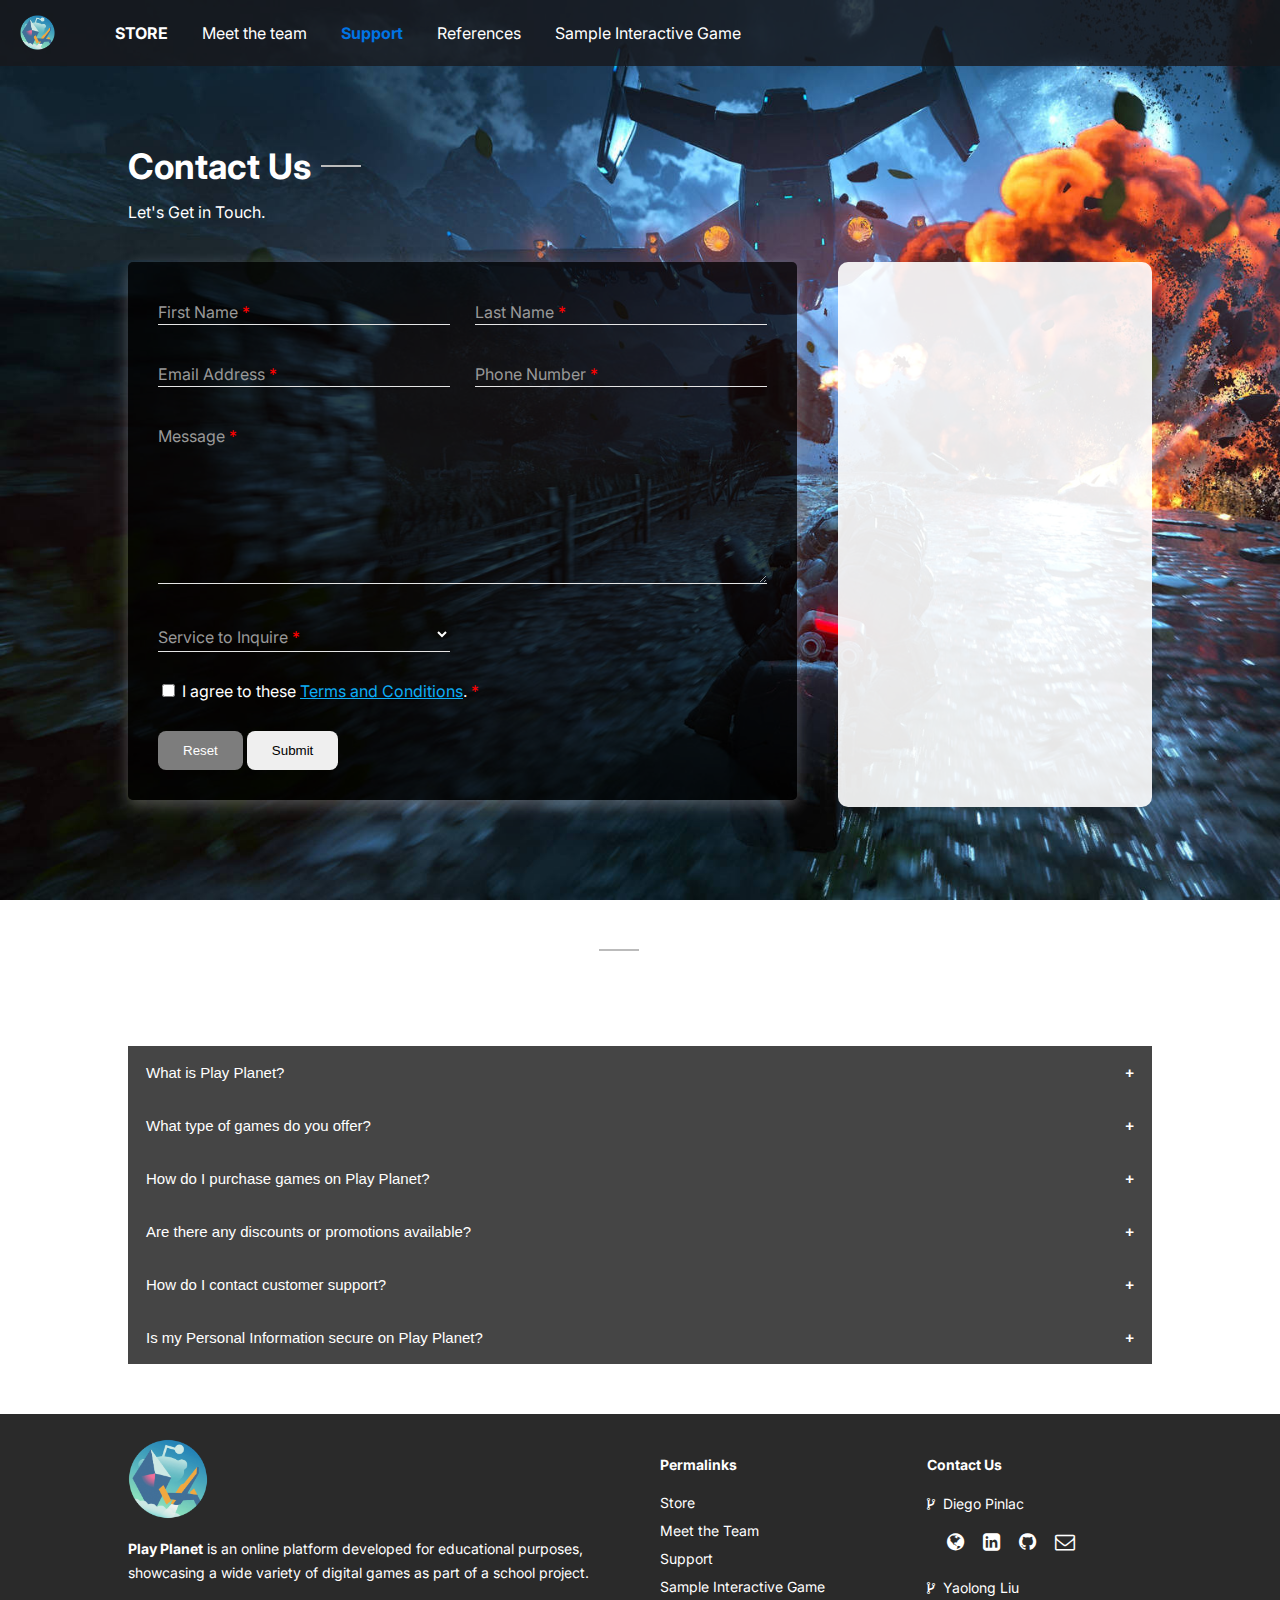
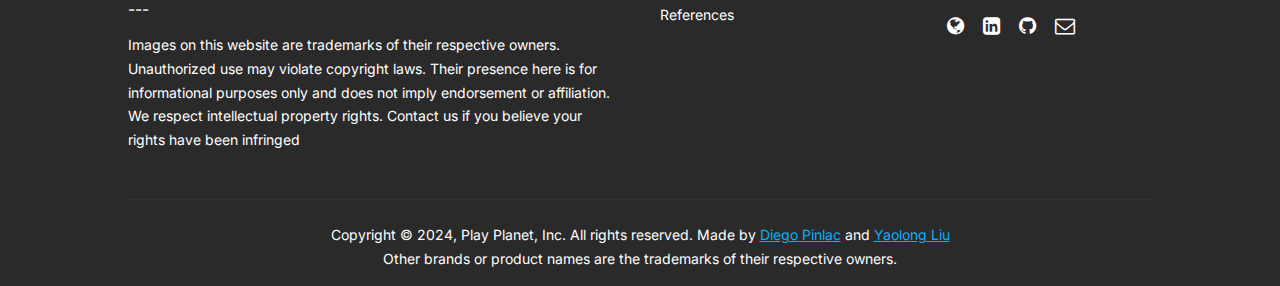
<file: pages/support.html>
<!DOCTYPE html>
<html lang="en">
<head>
    <meta charset="UTF-8">
    <meta name="viewport" content="width=device-width, initial-scale=1.0">
    <title>Support - Play Planet</title>

    <meta property="og:image" content="images/meta_image.jpg">
    <meta property="og:description" content='Play Planet is an online platform developed for educational purposes, showcasing a wide variety of digital games as part of a school project.'>
	  <meta property="og:url" content="https://diegopinlac.com/play-planet/" >
    <meta name="keywords" content="Play planet, game store, store, game, top games, upcoming">

    <link rel="shortcut icon" href="../images/icon.png" type="image/x-icon">

    <link rel="stylesheet" href="../style.css">
    <link rel="stylesheet" href="https://cdnjs.cloudflare.com/ajax/libs/font-awesome/4.7.0/css/font-awesome.css">

    <script src="../assets/vendors/jquery.min.js"></script>
    <script src="support.js" defer></script>
</head>
<body class="page page-support">
    <div id="wrapper">
      <header>
          <img class="logo" src="../images/icon.png" alt="Logo">
          <nav>
              <a href="#" id="menu-toggle"><i class="fa fa-bars" aria-hidden="true"></i></a>
              <ul id="toggled">
                  <li><a href="../index.html">Store</a></li>
                  <li><a href="meet-the-team.html">Meet the team</a></li>
                  <li><a class="active" href="support.html">Support</a></li>
                  <li><a href="references.html">References</a></li>
                  <li><a href="sound-game.html">Sample Interactive Game</a></li>
              </ul>
          </nav>
      </header>
      <main>
          <div class="site-main">
            <div class="sec-title">
              <h2 class="title">Contact Us</h2>
              <div>Let's Get in Touch.</div>
            </div>
            
            <div class="two_third">
              <div class="form-wrapper">
                <div id="submittedForm" class="alert alert-success">
                  <br>
                  Thank you for reaching out to us. We appreciate your message and will respond as soon as possible. Your communication is important to us, and we look forward to assisting you

                  <br><br><br>
                  <strong>Submitted Details:</strong>
                  <p>Full Name: <strong><span id="displayFullName"></span></strong></p>
                  <p>Email: <strong><span id="displayEmail"></span></strong></p>
                  <p>Phone Number: <strong><span id="displayPhoneNumber"></span></strong></p>
                  <p>Inquiry: <strong><span id="displayInquiry"></span></strong></p>
                  <p>Message: <br><strong><span id="displayMessage"></span></strong></p>
                </div>
                <form id="contactForm" action="#" class="form">
                  <div class="form-group one_half">
                    <label class="form-label" for="firstName">First Name <span>*</span></label>
                    <input id="firstName" class="form-input" name="firstName" type="text" required >
                  </div>
                  <div class="form-group one_half last">
                    <label class="form-label" for="lastName">Last Name <span>*</span></label>
                    <input id="lastName" class="form-input" name="lastName" type="text" required >
                  </div>
                  <div class="clear"></div>

                  <div class="form-group one_half">
                    <label class="form-label" for="emailAddress">Email Address <span>*</span></label>
                    <input id="emailAddress" class="form-input" name="emailAddress" type="email" required >
                  </div>
                  <div class="form-group one_half last">
                    <label class="form-label" for="phoneNumber">Phone Number <span>*</span></label>
                    <input id="phoneNumber" class="form-input" name="phoneNumber" type="tel" placeholder="(nnn) nnn-nnnn" pattern="([0-9]{3}) [0-9]{3}-[0-9]{4}" required >
                  </div>
                  <div class="clear"></div>

                  <div class="form-group">
                    <label class="form-label" for="message">Message <span>*</span></label>
                    <textarea id="message" class="form-input" name="message" cols="30" rows="10" required ></textarea>
                  </div>
                  <div class="clear"></div>

                  <div class="form-group one_half">
                    <label class="form-label" for="inquiry">Service to Inquire <span>*</span></label>
                    <select id="inquiry" class="form-input" name="inquiry" >
                      <option>&nbsp;</option>
                      <option value="General Inquiry">General Inquiry</option>
                      <option value="Purchasing a game">Purchasing a game</option>
                      <option value="Refund">Refund</option>
                    </select>
                  </div>
                  <div class="clear"></div>

                  <div class="form-group">
                    <input id="checkbox" type="checkbox" required >
                    <label for="checkbox"> I agree to these <a href="#" onclick="showModal();">Terms and Conditions</a>. <span>*</span></label>
                  </div>
                  <div class="clear"></div>

                  <div class="form-group">
                    <button type="reset" class="btnReset">Reset</button>
                    <button type="submit" class="btnSubmit">Submit</button>
                  </div>
                  <div class="clear"></div>
                </form>
              </div>
            </div>
            <div class="one_third last">
              <div class="side-contact">
                <div class="map">
                  <iframe src="https://www.google.com/maps/embed?pb=!1m18!1m12!1m3!1d5213.741567632981!2d-122.91625137630388!3d49.203010778272585!2m3!1f0!2f0!3f0!3m2!1i1024!2i768!4f13.1!3m3!1m2!1s0x5485d871f5ee4dc9%3A0xf3a710065f3a2f3f!2sDouglas%20College%2C%20New%20Westminster%20Campus!5e0!3m2!1sen!2sca!4v1712556460409!5m2!1sen!2sca" style="border:0;" allowfullscreen="" loading="lazy" referrerpolicy="no-referrer-when-downgrade"></iframe>
                </div>
              </div>
            </div>
            <div class="clear"></div>


            <div class="sec-title">
              <h2 class="title">Frequently Asked Questions</h2>
              <div>Have questions? Check out our FAQ section for answers</div>
            </div>

            <div class="faq-container">
              <button class="accordion">What is Play Planet?</button>
              <div class="panel">
                <p>Play Planet is an online platform developed for educational purposes, showcasing a wide variety of digital games as part of a school project. Please note that we do not sell any games or physical products.</p>
              </div>

              <button class="accordion">What type of games do you offer?</button>
              <div class="panel">
                <p>As part of this educational project, Play Planet does not offer any digital games for sale. Our website is solely for demonstration purposes and does not include any actual game listings.</p>
              </div>

              <button class="accordion">How do I purchase games on Play Planet?</button>
              <div class="panel">
                <p>As mentioned earlier, Play Planet is a simulated platform created for educational purposes only. We do not facilitate the purchase or download of digital games through this website.</p>
              </div>

              <button class="accordion">Are there any discounts or promotions available?</button>
              <div class="panel">
                <p>Since we do not sell any digital games, there are no discounts or promotions available on Play Planet. Our website is purely for showcasing purposes as part of a school project.</p>
              </div>

              <button class="accordion">How do I contact customer support?</button>
              <div class="panel">
                <p>Since Play Planet does not facilitate any actual game purchases, there is no customer support available for digital game purchases. However, if you have any inquiries or feedback regarding our educational demonstration platform, feel free to contact us via the contact form.</p>
              </div>

              <button class="accordion">Is my Personal Information secure on Play Planet?</button>
              <div class="panel">
                <p>Yes, we take the security of your personal information seriously. Even though we do not collect any personal information for transactional purposes, we ensure that our website is secure for educational browsing.</p>
              </div>
            </div>
          </div>
      </main>
      <footer>
        <div class="foot-container">
          <div class="site-main">
              <div class="two_fourth">
                  <img class="foot-logo" src="../images/icon.png" alt="Play Planet Logo">
                  <p><strong>Play Planet</strong> is an online platform developed for educational purposes, showcasing a wide variety of digital games as part of a school project.</p>
                  ---
                  <p>Images on this website are trademarks of their respective owners. Unauthorized use may violate copyright laws. Their presence here is for informational purposes only and does not imply endorsement or affiliation. We respect intellectual property rights. Contact us if you believe your rights have been infringed</p>
              </div>
              <div class="one_fourth permalinks">
                  <p class="foot-title">Permalinks</p>
                  <ul>
                      <li><a href="../index.html">Store</a></li>
                      <li><a href="news-events.html">Meet the Team</a></li>
                      <li><a href="references.html">Support</a></li>
                      <li><a href="contact-us.html">Sample Interactive Game</a></li>
                      <li><a href="references.html">References</a></li>
                  </ul>
              </div>
              <div class="one_fourth last">
                  <p class="foot-title">Contact Us</p>
                  <p><i class="fa fa-code-fork" aria-hidden="true"></i> &nbsp;Diego Pinlac</p>
                  <ul>
                      <li><a href="https://diegopinlac.com/"><i class="fa fa-globe" aria-hidden="true"></i></a></li>
                      <li><a href="https://www.linkedin.com/in/engr-diego-pinlac-ii-74077b110/"><i class="fa fa-linkedin-square" aria-hidden="true"></i></a></li>
                      <li><a href="https://github.com/TechSavvyCoder"><i class="fa fa-github" aria-hidden="true"></i></a></li>
                      <li><a href="mailto:pinlacd@student.douglascollege.ca"><i class="fa fa-envelope-o" aria-hidden="true"></i></a></li>
                  </ul>

                  <p><i class="fa fa-code-fork" aria-hidden="true"></i> &nbsp;Yaolong Liu</p>
                  <ul>
                      <li><a href="https://yaolongliu.artstation.com/"><i class="fa fa-globe" aria-hidden="true"></i></a></li>
                      <li><a href="https://www.linkedin.com/in/yaolong-liu-67310486/"><i class="fa fa-linkedin-square" aria-hidden="true"></i></a></li>
                      <li><a href="https://github.com/YaolongLiu"><i class="fa fa-github" aria-hidden="true"></i></a></li>
                      <li><a href="mailto:liuy@student.douglascollege.ca"><i class="fa fa-envelope-o" aria-hidden="true"></i></a></li>
                  </ul>
              </div>
              <div class="clear"></div>
          </div>
        </div>
        <div class="site-main">
          <hr class="footer-divider">
        </div>
        <div class="foot-copyright-container">
          <div class="site-main">
            <p class="align-center">Copyright &copy; 2024, Play Planet, Inc. All rights reserved. Made by <a href="https://diegopinlac.com/" target="_blank">Diego Pinlac</a> and <a href="https://github.com/YaolongLiu" target="_blank">Yaolong Liu</a><br>Other brands or product names are the trademarks of their respective owners.</p>
          </div>
        </div>
      </footer>
    </div>

    <div id="myModal" class="modal">
      <div class="modal-content">
        <span class="close">&times;</span>

        <div class="modal-container">
          <h2>Terms and Conditions of Use</h2>
          
          <p>Welcome to Play Planet! These terms and conditions outline the rules and regulations for the use of our website.</p>
          <p>By accessing this website, we assume you accept these terms and conditions. Do not continue to use Play Planet if you do not agree to take all of the terms and conditions stated on this page.</p>
          <p>The following terminology applies to these Terms and Conditions, Privacy Statement and Disclaimer Notice and all Agreements: "Client", "You" and "Your" refers to you, the person log on this website and compliant to the Company’s terms and conditions. "The Company", "Ourselves", "We", "Our" and "Us", refers to our Company. "Party", "Parties", or "Us", refers to both the Client and ourselves. All terms refer to the offer, acceptance and consideration of payment necessary to undertake the process of our assistance to the Client in the most appropriate manner for the express purpose of meeting the Client’s needs in respect of provision of the Company’s stated services, in accordance with and subject to, prevailing law of Netherlands. Any use of the above terminology or other words in the singular, plural, capitalization and/or he/she or they, are taken as interchangeable and therefore as referring to same.</p>
          
          <h3>Cookies</h3>
          <p>We employ the use of cookies. By accessing Play Planet, you agreed to use cookies in agreement with the Play Planet's Privacy Policy.</p>
          <p>Most interactive websites use cookies to let us retrieve the user’s details for each visit. Cookies are used by our website to enable the functionality of certain areas to make it easier for people visiting our website. Some of our affiliate/advertising partners may also use cookies.</p>
          
          <h3>License</h3>
          <p>Unless otherwise stated, Play Planet and/or its licensors own the intellectual property rights for all material on Play Planet. All intellectual property rights are reserved. You may access this from Play Planet for your own personal use subjected to restrictions set in these terms and conditions.</p>
          
          <p>You must not:</p>
          <ul>
            <li>Republish material from Play Planet</li>
            <li>Sell, rent or sub-license material from Play Planet</li>
            <li>Reproduce, duplicate or copy material from Play Planet</li>
            <li>Redistribute content from Play Planet</li>
          </ul>

          <p>This Agreement shall begin on the date hereof.</p>
          
          <h3>Hyperlinking to our Content</h3>

          <p>The following organizations may link to our Website without prior written approval:</p>
          <ul>
            <li>Government agencies;</li>
            <li>Search engines;</li>
            <li>News organizations;</li>
            <li>Online directory distributors may link to our Website in the same manner as they hyperlink to the Websites of other listed businesses; and</li>
            <li>System wide Accredited Businesses except soliciting non-profit organizations, charity shopping malls, and charity fundraising groups which may not hyperlink to our Web site.</li>
          </ul>

          <p>These organizations may link to our home page, to publications or to other Website information so long as the link: (a) is not in any way deceptive; (b) does not falsely imply sponsorship, endorsement or approval of the linking party and its products and/or services; and (c) fits within the context of the linking party’s site.</p>
          <p>We may consider and approve other link requests from the following types of organizations:</p>

          <ul>
            <li>commonly-known consumer and/or business information sources;</li>
            <li>dot.com community sites;</li>
            <li>associations or other groups representing charities;</li>
            <li>online directory distributors;</li>
            <li>internet portals;</li>
            <li>accounting, law and consulting firms; and</li>
            <li>educational institutions and trade associations.</li>
          </ul>

          <p>We will approve link requests from these organizations if we decide that: (a) the link would not make us look unfavorably to ourselves or to our accredited businesses; (b) the organization does not have any negative records with us; (c) the benefit to us from the visibility of the hyperlink compensates the absence of Play Planet; and (d) the link is in the context of general resource information.</p>
          <p>These organizations may link to our home page so long as the link: (a) is not in any way deceptive; (b) does not falsely imply sponsorship, endorsement or approval of the linking party and its products or services; and (c) fits within the context of the linking party’s site.</p>
          <p>If you are one of the organizations listed in paragraph 2 above and are interested in linking to our website, you must inform us by sending an e-mail to Play Planet. Please include your name, your organization name, contact information as well as the URL of your site, a list of any URLs from which you intend to link to our Website, and a list of the URLs on our site to which you would like to link. Wait 2-3 weeks for a response.</p>

          <p>Approved organizations may hyperlink to our Website as follows:</p>
          <ul>
            <li>By use of our corporate name; or</li>
            <li>By use of the uniform resource locator being linked to; or</li>
            <li>By use of any other description of our Website being linked to that makes sense within the context and format of content on the linking party’s site.</li>
          </ul>

          <p>No use of Play Planet's logo or other artwork will be allowed for linking absent a trademark license agreement.</p>

          <h3>iFrames</h3>
          <p>Without prior approval and written permission, you may not create frames around our Webpages that alter in any way the visual presentation or appearance of our Website.</p>
          
          <h3>Content Liability</h3>
          <p>We shall not be hold responsible for any content that appears on your Website. You agree to protect and defend us against all claims that is rising on your Website. No link(s) should appear on any Website that may be interpreted as libelous, obscene or criminal, or which infringes, otherwise violates, or advocates the infringement or other violation of, any third party rights.</p>
          
          <h3>Reservation of Rights</h3>
          <p>We reserve the right to request that you remove all links or any particular link to our Website. You approve to immediately remove all links to our Website upon request. We also reserve the right to amend these terms and conditions and it’s linking policy at any time. By continuously linking to our Website, you agree to be bound to and follow these linking terms and conditions.</p>

          <h3>Removal of links from our website</h3>
          <p>If you find any link on our Website that is offensive for any reason, you are free to contact and inform us any moment. We will consider requests to remove links but we are not obligated to or so or to respond to you directly.</p>
          <p>We do not ensure that the information on this website is correct, we do not warrant its completeness or accuracy; nor do we promise to ensure that the website remains available or that the material on the website is kept up to date.</p>

          <h3>Disclaimer</h3>
          <p>To the maximum extent permitted by applicable law, we exclude all representations, warranties, and conditions relating to our website and the use of this website. Nothing in this disclaimer will:</p>

          <ul>
            <li>limit or exclude our or your liability for death or personal injury;</li>
            <li>limit or exclude our or your liability for fraud or fraudulent misrepresentation;</li>
            <li>limit any of our or your liabilities in any way that is not permitted under applicable law; or</li>
            <li>exclude any of our or your liabilities that may not be excluded under applicable law.</li>
          </ul>
          
          <p>The limitations and prohibitions of liability set in this Section and elsewhere in this disclaimer: (a) are subject to the preceding paragraph; and (b) govern all liabilities arising under the disclaimer, including liabilities arising in contract, in tort and for breach of statutory duty.</p>
          <p>As long as the website and the information and services on the website are provided free of charge, we will not be liable for any loss or damage of any nature.</p>
        </div>
      </div>
    </div>
</body>
</html>
</file>
<file: style.css>
/*
Description:    CSIS 1280 Term Project
Author:         Diego Pinlac & Yaolong
Student ID:     300389376 & 
Version:        1.0
*/

/* --------------------------------- Font Styles --------------------------------- */
@import url('https://fonts.googleapis.com/css?family=Raleway:400,500,600,700,800');
@import url('https://fonts.googleapis.com/css?family=Montserrat:400,500,600,700&display=swap');
@import url('https://fonts.googleapis.com/css2?family=Inter:wght@100..900&display=swap" rel="stylesheet');

/* --------------------------------- Default Styles --------------------------------- */

/* ---------- Alignment ---------- */

.align-center {
    text-align: center;
}

.align-left {
    text-align: left;
}

.align-right {
    text-align: right;
}

.float-left {
    float: left;
}

.float-right {
    float: right;
}

/* ---------- Container ---------- */

.one_half {
    float: left;
    margin-right: 4%;
    width: 48%;
}

.one_third {
    float: left;
    margin-right: 4%;
    width: 30.66%;
}

.one_fourth {
    float: left;
    margin-right: 4%;
    width: 22%;
}

.one_fifth {
    float: left;
    width: 19.84%;
    margin-right: 0.2%;
}

.one_sixth {
    float: left;
    width: 16.5%;
    margin-right: 4%;
}

.two_third {
    float: left;
    margin-right: 4%;
    width: 65.32%;
}

.two_fourth {
    float: left;
    margin-right: 4%;
    width: 48%;
}

.two_fifth {
    float: left;
    margin-right: 4%;
    width: 43.68%;
}

.three_fourth {
    float: left;
    width: 74%;
    margin-right: 4%;
}

.last {
    margin-right: 0;
}

.clear {
    clear: both;
}

/* ---------- Container ---------- */

.alert {
    position: relative;
    padding: .75rem 1.25rem;
    border: 1px solid transparent;
    border-radius: .25rem;
}

.alert-success {
    color: #155724;
    background-color: #d4edda;
    border-color: #c3e6cb;
}


/* --------------------------------- Main Styles --------------------------------- */
* {
    -webkit-box-sizing: border-box;
    -moz-box-sizing: border-box;
    box-sizing: border-box;
}

body {
    position: relative;
    font-family: 'Inter', Raleway, 'Segoe UI', Tahoma, Geneva, Verdana, sans-serif;
    margin: 0 auto;
    padding: 0;
    width: 100%;
    overflow-x: hidden;
    background-color: #000;
    color: #fff;
}

.site-main {
    width: 80%;
    margin: 0 auto;
}

sup {
    font-size: 8px;
}

h1 { font-size: 1.5rem; color: #fff; }
h2 { font-size: 1.25rem; color: #fff; }
h3 { font-size: 1rem; }
h4 { font-size: 0.75rem; }
h5 { font-size: 0.5rem; }
h6 { font-size: 0.25rem; }

a {
    color: #0daef7;
}

iframe {
    width: 100%;
    border: none;
}

#space-container {
    width: 100%;
    height: 100%;
    position: absolute;
    top: 0;
    left: 0;
    z-index: -1;
}

/* Responsive Navigation */
header {
    position: relative;
    background-color: #18181ccc;
    overflow: hidden;
    padding: 15px 20px;
}

header img {
    height: 35px;
    width: 35px;
    float: left;
}

header nav {
    float: left;  
    width: calc(100% - 35px);
}

header nav ul {
    padding-left: 45px;
}

header nav ul li:first-child a {
    font-weight: bold;
    text-transform: uppercase;
}

header nav ul li a {
    display: block;
    color: #fff;
    text-decoration: none;
    padding: 8px 15px;
    -webkit-transition: all 0.35s ease;
    -moz-transition: all 0.35s ease;
    -o-transition: all 0.35s ease;
    transition: all 0.35s ease;
}

header nav ul li a:hover,
header nav ul li a:active,
header nav ul li a:focus {
    color: rgb(0, 116, 228);
    -webkit-transition: all 0.35s ease;
    -moz-transition: all 0.35s ease;
    -o-transition: all 0.35s ease;
    transition: all 0.35s ease;
}

header nav ul li a.active {
    color: rgb(0, 116, 228);
    font-weight: bold;
}

header nav ul li button {
    margin-top: 3px;
    padding: 8px 15px;
    background-color: transparent;
    border: none;
    color: #fff;
    cursor: pointer;
    -webkit-transition: all 0.35s ease;
    -moz-transition: all 0.35s ease;
    -o-transition: all 0.35s ease;
    transition: all 0.35s ease;
}

header nav ul li button:hover,
header nav ul li button:active,
header nav ul li button:focus {
    color: rgb(0, 116, 228);
    -webkit-transition: all 0.35s ease;
    -moz-transition: all 0.35s ease;
    -o-transition: all 0.35s ease;
    transition: all 0.35s ease;
}

#menu-toggle {
    display: block;
    float: right;
    color: white;
    font-size: 28px;
}

#toggled {
    display: none;
}


.contain {
    margin: 0 auto;
    max-width: 1200px;
    width: 100%;
}

main {
    padding-top: 50px;
    padding-bottom: 50px;
}

.page-interactive-game main {
    position: relative;
    padding-top: 0;
    padding-bottom: 0;
}

/* Preloader */
#preloader {
    position: fixed;
    width: inherit;
    height: 100vh;
    z-index: 99999;
    background-color: #000000e8;
}
#preloader svg {
    margin: auto;
    position: absolute;
    top: 0;
    left: 0;
    bottom: 0;
    right: 0;

    color: rgb(0, 116, 228);
    width: 150px;
}

/* Banner */
#home-banner {
    margin-bottom: 35px;
}

.home-banner .banner-img {
    margin-bottom: 25px;
    position: relative;
}

.home-banner .txt-container {
    position: absolute;
    top: 0;
    left: 0;
    width: 100%;
    height: 100%;
    background: linear-gradient(270deg, rgba(11, 11, 11, 0) 0%, #0B0B0B 100%, #0B0B0B 100%);
}

.home-banner .txt-container #bannerContent {
    position: absolute;
    top: 50%;
    left: 10%;
    transform: translate(-10%, -50%);
    width: 30%;
    font-size: 1.25em;
    line-height: 1.75em;
}

.home-banner .txt-container .btnAction-container button {
    padding: 12px 18px;
    border-radius: 8px;
    border: none;
    cursor: pointer;
    -webkit-transition: all 0.35s ease;
    -moz-transition: all 0.35s ease;
    -o-transition: all 0.35s ease;
    transition: all 0.35s ease;
}

.home-banner .txt-container .btnAction-container button:hover,
.home-banner .txt-container .btnAction-container button:active,
.home-banner .txt-container .btnAction-container button:focus {
    background-color: rgb(0, 116, 228);
    color: #fff;
    -webkit-transition: all 0.35s ease;
    -moz-transition: all 0.35s ease;
    -o-transition: all 0.35s ease;
    transition: all 0.35s ease;
}

.home-banner .banner-img .img-container {
    height: 505px;
    border-radius: 10px;
    overflow: hidden;
}

.home-banner .banner-img .img-container img {
    width: 100%;
    height: 100%;
    object-fit: cover;
    -webkit-transition: all .3s ease-in-out;
    -moz-transition: all .3s ease-in-out;
    transition: all .3s ease-in-out;
}

.home-banner .banner-games button {
    display: block;
    width: 100%;
    padding: 12px 15px;
    margin-bottom: 15px;
    background-color: transparent;
    border: none;
    color: #fff;
    text-align: left;
    border-radius: 10px;
    cursor: pointer;
    -webkit-transition: all .3s ease-in-out;
    -moz-transition: all .3s ease-in-out;
    transition: all .3s ease-in-out;
}

.home-banner .banner-games button:last-child {
    margin-bottom: 0;
}

.home-banner .banner-games button.active {
    background-color: rgb(255 255 255 / 38%);
    -webkit-transition: all .3s ease-in-out;
    -moz-transition: all .3s ease-in-out;
    transition: all .3s ease-in-out;
}

.home-banner .banner-games button:hover,
.home-banner .banner-games button:active,
.home-banner .banner-games button:focus {
    background-color: rgb(255 255 255 / 38%);
    -webkit-transition: all .3s ease-in-out;
    -moz-transition: all .3s ease-in-out;
    transition: all .3s ease-in-out;
}

.home-banner .banner-games .btn-container {
    display: flex;
    align-items: center;
}

.home-banner .banner-games .btn-container .btn-img-container {
    height: 65px;
    width: 55px;
    min-width: 55px;
    max-width: 55px;
}

.home-banner .banner-games .btn-container .btn-img-container img {
    width: 100%;
    height: 100%;
    object-fit: cover;
}

.home-banner .banner-games .btn-container span.game-name {
    padding-left: 15px;
}

table {
    width: 100%;
}

table caption {
    margin-bottom: 15px;
}

table thead tr th[data-scope="price"],
table thead tr th[data-scope="date-added"],
table thead tr th[data-scope="price"],
table thead tr th[data-scope="action"],
table tbody tr td[data-counter="counter"],
table tbody tr td[data-price="price"],
table tbody tr td[data-date="date"],
table tbody tr td[data-action="action"] {
    text-align: center;
}


/* Carousel */
.featured-games {
    margin-bottom: 55px;
}

.featured-games.popular-games {
    margin-bottom: 0;
}

.featured-games .item {
    color: #fff;
}

.featured-games .item .img-container {
    position: relative;
    height: 300px;
    border-radius: 10px;
    overflow: hidden;
}

.featured-games .item .img-container img {
    width: 100%;
    height: 100%;
    object-fit: cover;
    transition: opacity 1s ease-in-out;
    opacity: 1;
}

.featured-games .item .img-container span {
    position: absolute;
    top: 14px;
    right: -26px;
    transform: rotate(45deg);
    background-color: #e70500;
    padding: 5px 24px;
    color: #fefefe;
    font-weight: bold;
    text-transform: capitalize;
    border-radius: 0;
    min-height: inherit;
    min-width: inherit;
    line-height: inherit;
}

.featured-games .item .txt-container .category {
    color: rgba(245, 245, 245, 0.6);
    font-size: 9px;
    line-height: 15px;
    letter-spacing: 1px;
    text-transform: uppercase;
    font-weight: 500;
}

.featured-games .item .txt-container h3 {
    color: rgb(245, 245, 245);
    font-size: 14px;
    font-weight: normal;
    line-height: 20px;
    letter-spacing: 0.2px;
    margin: 0;
    margin-bottom: 8px;
}

.item .txt-container .price-container .price {
    color: #fff;
    font-size: 14px;
    font-weight: normal;
    line-height: 20px;
    letter-spacing: 0.2px;
}

.item .txt-container .price-container .unavailable {
    color: rgba(245, 245, 245, 0.6);
    display: block;
}

.item .txt-container .price-container .orig-price {
    color: rgba(245, 245, 245, 0.6);
    text-decoration: line-through;
}

.featured-games .owl-nav {
    position: absolute;
    top: -53px;
    right: 0;
}

.owl-carousel .owl-nav button span {
    color: #fff;
    border: 1px solid #fff;
    border-radius: 50%;
    padding: 1px 8px;

    -webkit-transition: all .3s ease-in-out;
    -moz-transition: all .3s ease-in-out;
    transition: all .3s ease-in-out;
}

.owl-theme .owl-nav [class*=owl-]:hover{
    background: transparent!important;
}

.owl-theme .owl-nav [class*=owl-]:hover span {
    color: rgb(0, 116, 228);
    border-color: rgb(0, 116, 228);

    -webkit-transition: all .3s ease-in-out;
    -moz-transition: all .3s ease-in-out;
    transition: all .3s ease-in-out;
}

.video-container {
    margin-bottom: 35px;
}

/* Top Games */
.top_games {
    margin-bottom: 35px;
}

.top-container {
    max-height: 447px;
    overflow-y: auto;
}

.top-container::-webkit-scrollbar {
    width: 5px;
}

.top-container::-webkit-scrollbar-track {
    background: #18181ccc; 
}

.top-container::-webkit-scrollbar-thumb {
    background: #888; 
    border-radius: 15px;

    -webkit-transition: all .3s ease-in-out;
    -moz-transition: all .3s ease-in-out;
    transition: all .3s ease-in-out;
}

.top-container::-webkit-scrollbar-thumb:hover {
    background: rgb(0, 116, 228); 

    -webkit-transition: all .3s ease-in-out;
    -moz-transition: all .3s ease-in-out;
    transition: all .3s ease-in-out;
}

.top_games .item {
    display: flex;
    align-items: center;
    margin-bottom: 15px;
}
.top_games .item:last-child {
    margin-bottom: 0;
}

.top_games .item .img-container {
    height: 65px;
    width: 55px;
    min-width: 55px;
    max-width: 55px;
}

.top_games .item .img-container {
    height: 100%;
    width: 100%;
    object-fit: cover;
}

.top_games .txt-container {
    padding-left: 15px;
}

.top_games .item .txt-container h4 {
    color: rgb(245, 245, 245);
    font-size: 14px;
    font-weight: normal;
    line-height: 20px;
    letter-spacing: 0.2px;
    margin: 0;
    margin-bottom: 8px;
}

/* Modal */
.modal {
    display: none;
    position: fixed;
    z-index: 1;
    left: 0;
    top: 0;
    width: 100%;
    height: 100%;
    background-color: rgba(0, 0, 0, 0.5);
    opacity: 0;
    color: rgb(51, 51, 51);

    -webkit-transition: all .3s ease-in-out;
    -moz-transition: all .3s ease-in-out;
    transition: all .3s ease-in-out;
}

.modal.show {
    display: block;
    opacity: 1;

    -webkit-transition: all .3s ease-in-out;
    -moz-transition: all .3s ease-in-out;
    transition: all .3s ease-in-out;
}

.modal-content {
    background-color: #fefefe;
    margin: 70px auto;
    padding: 10px;
    border: 1px solid #888;
    width: 90%;
    border-radius: 10px;
}

.modal-container {
    width: 100%;;
    max-height: 550px;
    overflow: hidden;
    overflow-y: auto;
}

.modal-content h2,
.modal-content h3,
.modal-content h4,
.modal-content h5,
.modal-content h6 {
    color: rgb(51, 51, 51);
}

.close {
    color: #aaa;
    float: right;
    font-size: 20px;
    font-weight: bold;
}

.close:hover,
.close:focus {
    color: black;
    text-decoration: none;
    cursor: pointer;
}

.table-wishlist table {
    border-collapse: collapse;
}

.table-wishlist table caption {
    font-weight: bold;
    font-size: 1.5em;
    margin-bottom: 25px;
}

.table-wishlist thead {
    border-bottom: 1px solid #e5e5e5;
    margin-bottom: 5px;
}
.table-wishlist thead tr th {
    padding: 8px 0 18px;
    color: #484848;
    font-size: 15px;
    font-weight: 400;
    font-weight: bold;
}
.table-wishlist tr td {
    padding: 25px 0;
    vertical-align: middle;
}
.round-black-btn {
    border-radius: 25px;
    background: #212529;
    color: #fff;
    padding: 5px 20px;
    display: inline-block;
    border: solid 2px #212529; 
    cursor: pointer;
    font-size: 14px;


    -webkit-transition: all .3s ease-in-out;
    -moz-transition: all .3s ease-in-out;
    transition: all .3s ease-in-out;
}
.round-black-btn:hover,
.round-black-btn:focus {
    background: transparent;
    color: #212529;
    text-decoration: none;
}
    

/* Footer */
footer {
    background-color: rgb(42, 42, 42);
}

.footer-divider {
    border-style: solid none none;
    border-color: #333;
}

.foot-container {
    padding-top: 25px;
    padding-bottom: 25px;
}

.foot-container .foot-logo {
    width: 80px;
}

.foot-container p {
    line-height: 1.7em;
    font-size: 14px;
}

.foot-container .foot-title {
    font-weight: bold;
    margin-bottom: 15px;
}

.foot-container .last ul {
    padding-left: 20px;
}

.foot-container .last ul li {
    display: inline-block;
}

.foot-container .permalinks ul li a {
    font-size: 14px;
}

.foot-container .last ul li a {
    font-size: 20px;
    margin-right: 15px;
}

.foot-container ul {
    padding-left: 0;
    list-style-type: none;
}

.foot-container ul li {
    margin-bottom: 8px;
}


.foot-container a {
    color: inherit;
    text-decoration: none;
}

.foot-container a:hover,
.foot-container a:active,
.foot-container a:focus {
    color: #0daef7
}

footer a:hover,
footer a:active,
footer a:focus {
    text-decoration: underline;
}


.foot-copyright-container {
    padding-top: 15px;
    padding-bottom: 15px;
}

.foot-copyright-container p {
    margin: 0;
    font-size: 14px;
    line-height: 1.7em;
}




.sec-title{
    position: relative;
    padding-bottom: 40px;
}

.sec-title .title{
    position: relative;
    color: #fff;
    font-size: 2.2em;
    font-weight: 700;
    padding-right: 50px;
    margin-bottom: 15px;
    display: inline-block;
    text-transform: capitalize;
}

.sec-title .title:before{
    position: absolute;
    content: '';
    top: 20px;
    right: 0;
    bottom: 7px;
    width: 40px;
    height: 2px;
    background-color: #bbb;
}


.page-support {
    background: url('images/games/background/4k-gaming-3840X2160-wallpaper-1oshpobd2h6f82ae.jpeg');
}

.page-meet-the-team {
    background: url('images/games/background/1591712225260.webp');
}

.page-references {
    background: url('images/games/background/reference.webp');
}

.page {
    background-size: cover;
    background-attachment: fixed; 
    background-repeat: no-repeat;
    width: 100%;
    height: 100%;
}

.form-wrapper {
    padding: 30px;
    margin-bottom: 100px;
    background-color: #000000ba;
    border-radius: 5px;
    box-shadow: 0 15px 35px rgba(50,50,93,.1), 0 5px 15px rgb(255 255 255 / 28%);
}

.form-group {
    position:relative;
    margin-bottom: 30px;
}

form > div:nth-last-child(2) {
    margin-bottom: 0;
}

.form-label {
    position: absolute;
    left: 0;
    top: 10px;
    color: #999;
    transition: transform 150ms ease-out, font-size 150ms ease-out;
}

.focused .form-label {
    color: #fff;
    transform: translateY(-125%);
    font-size: .85em;
    font-weight: bold;
}

label span,
.form-label span {
    color: red;
}

.form-input {
    position: relative;
    padding: 12px 0px 5px 0;
    width: 100%;
    outline: 0;
    border: 0;
    box-shadow: 0 1px 0 0 #e5e5e5;
    transition: box-shadow 150ms ease-out;
    background-color: transparent;
    color: #fff;
}

.form-input:focus {
    box-shadow: 0 2px 0 0 rgb(0, 116, 228);
}

.form-input::placeholder {
    color: transparent;
}
.form-input:focus::placeholder {
    color: #999;
}

.form-input.filled {
    box-shadow: 0 2px 0 0 lightgreen;
}

form button {
    padding: 12px 25px;
    border-radius: 8px;
    border: none;
    cursor: pointer;
    -webkit-transition: all 0.35s ease;
    -moz-transition: all 0.35s ease;
    -o-transition: all 0.35s ease;
    transition: all 0.35s ease;
}

form button.btnReset {
    background: #7d7d7d;
    color: #fff;
}

form button:hover,
form button:active,
form button:focus {
    background-color: rgb(0, 116, 228);
    color: #fff;
    -webkit-transition: all 0.35s ease;
    -moz-transition: all 0.35s ease;
    -o-transition: all 0.35s ease;
    transition: all 0.35s ease;
}

.side-contact {
    background-color: #ffffffe6;
    height: 544.5px;
    border-radius: 10px;
    overflow: hidden;
}

.side-contact .map iframe {
    width: 100%;
    height: 100vh;
}

.accordion {
    background-color: #000000ba;
    color: #fff;
    cursor: pointer;
    padding: 18px;
    width: 100%;
    border: none;
    text-align: left;
    outline: none;
    font-size: 15px;
    transition: 0.4s;
}

.accordion.active, .accordion:hover {
    background-color: #0daef7;
}

.accordion:after {
    content: '\002B';
    color: #fff;
    font-weight: bold;
    float: right;
    margin-left: 5px;
}

.accordion.active:after {
content: "\2212";
}

.panel {
padding: 0 18px;
background-color: white;
color: #000;
max-height: 0;
overflow: hidden;
transition: max-height 0.2s ease-out;
}


.meet-the-team-container {
    margin: 0 auto;
    width: 70%;
}

.speaker-block{
    position: relative;
    margin-bottom: 40px;
}

.speaker-block .inner-box{
    position: relative;
}

.speaker-block .image-box{
    position: relative;
    padding: 20px;
    background-color: rgba(255,255,255,.15);
    overflow: hidden;
}

.speaker-block .image-box .image:after,
.speaker-block .image-box:before{
    position: absolute;
    left: 0;
    top: 0;
    height: 0;
    width: 100%;
    background-color: #343437a6;
    content: "";
    -webkit-transition: all 700ms ease;
    -moz-transition: all 700ms ease;
    -ms-transition: all 700ms ease;
    -o-transition: all 700ms ease;
    transition: all 700ms ease;
}

.speaker-block .inner-box:hover .image-box .image:after,
.speaker-block .inner-box:hover .image-box:before{
    height: 100%;
}

.speaker-block .image-box .image:after{
    opacity: .40;
    z-index: 1;
    top: auto;
    bottom: 0;
    background-color: #4a34a5;
}

.speaker-block .image-box .image{
    position: relative;
    padding: 0;
    margin: 0;
    z-index: 1;
    overflow: hidden;
}

.speaker-block .image-box .image img{
    display: block;
    width: 100%;
    height: auto;
}

.speaker-block .social-links{
    position: absolute;
    left: 0;
    bottom: -140px;
    padding: 20px;
    width: 100%;
    z-index: 9;
    -webkit-transition: all 700ms ease;
    -moz-transition: all 700ms ease;
    -ms-transition: all 700ms ease;
    -o-transition: all 700ms ease;
    transition: all 700ms ease;
}

.speaker-block .social-links ul{
    position: relative;
    padding: 15px 20px;
    text-align: center;
    background-color: rgb(51 81 253 / 80%);
}

.speaker-block .social-links li{
    position: relative;
    display: inline-block;
    margin: 0 9px;
}

.speaker-block .social-links li a{
    position: relative;
    display: block;
    font-size: 18px;
    line-height: 30px;
    font-weight: 400;
    color: #ffffff;
    -webkit-transition: all 300ms ease;
    -moz-transition: all 300ms ease;
    -ms-transition: all 300ms ease;
    -o-transition: all 300ms ease;
    transition: all 300ms ease;
}

.speaker-block .social-links li a:hover{
    color: #fac201;
}

.speaker-block .inner-box:hover .social-links{
    bottom: 0;
}

.speaker-block .caption-box{
    position: relative;
    padding-top: 20px;
    text-align: center;
}

.speaker-block .caption-box .name{
    position: relative;
    display: block;
    font-size: 30px;
    line-height: 1em;
    color: #ffffff;
    font-weight: 400;
    margin-top: 0;
    margin-bottom: 10px;
}

.speaker-block .caption-box .name a{
    color: #ffffff;
    display: inline-block;
    -webkit-transition: all 300ms ease;
    -moz-transition: all 300ms ease;
    -ms-transition: all 300ms ease;
    -o-transition: all 300ms ease;
    transition: all 300ms ease;
}

.speaker-block .caption-box .name a:hover{
    color: #fdda33;
}

.speaker-block .caption-box .designation{
    position: relative;
    display: block;
    font-size: 17px;
    line-height: 26px;
    color: #ffffff;
    font-weight: 400;
    opacity: .70;
}

ul {
    margin: 0;
    padding: 0;
    list-style: none;
}

img {
    max-width: 100%;
    height: auto;
}



/* Sound game */
canvas{
	width: 100%;
	height: 100%;
	background: #000;	
}
#initial-text{
	position: absolute;
    left: 50%;
    top: 50%;
    transform: translate(-50%,-50%);   	
    font-size: 20px;
    font-family: 'Electrolize', sans-serif;
    text-align: center;
    color: rgb(0, 116, 228);	
}
.hidden{
	display: none;
}

.page-references ol li {
    margin-bottom: 15px;
}

.page-references ol ul {
    list-style: inside;
}

.page-references ol ol {
    list-style: lower-alpha;
}



/* Responsiveness */
@media screen and (max-width: 1024px) {
    .site-main {
        width: 90%;
        margin: 0 auto;
    }

    #toggled li:nth-child(6),
    #toggled li:nth-child(7) {
        display: none;
    }

    .home-banner .txt-container #bannerContent .btnAction-container {
        display: none;
    } 

    .top_games .one_third {
        margin-right: 2%;
        width: 46%;
        text-align: center;
    }

    .top_games .one_third.last {
        clear: left;
        margin-top: 15px;
        margin-right: 0;
        width: 100%;
    }

    .top_games .top-container .item {
        justify-content: center;
    }

    #myModal .modal-container {
        max-height: 60vh;
    }
}

@media screen and (max-width: 768px) {
    header nav {
        clear: left;
        width: 100%;
    }

    #menu-toggle {
        position: absolute;
        top: 16px;
        right: 20px;
    }

    header nav ul {
        padding-top: 15px;
        padding-left: 0;
    }

    header nav ul li a {
        padding-left: 0;
        padding-right: 0;
    }

    #home-banner .three_fourth,
    #home-banner .one_fourth {
        width: 100%;
        margin-right: 0;
    }

    .home-banner .txt-container #bannerContent {
        width: 50%;
    }

    .top_games .one_third:first-child {
        margin-top: 0;
    }

    .top_games .one_third {
        margin-right: 0;
        width: 100%;
        text-align: left;
        margin-top: 15px;
    }

    .top_games .top-container .item {
        justify-content: inherit;
    }

    .meet-the-team-container .one_half {
        margin-right: 0;
        width: 100%;
    }

    .meet-the-team-container .speaker-block .social-links {
        bottom: 0;
    }

    .page-support main .two_third,
    .page-support main .one_third {
        margin-right: 0;
        width: 100%;
    }

    .page-support main .form-wrapper {
        margin-bottom: 35px;
    }

    .page-support main .form-wrapper .form-group {
        margin-right: 0;
        width: 100%;
    }

    .page-support main .side-contact {
        height: 50vh;
    }

    footer .two_fourth {
        width: 100%;
        margin-right: 0;
        text-align: center;
    }

    footer .one_fourth {
        margin-right: 2%;
        width: 46%;
        text-align: center;
    }
}

@media screen and (max-width: 425px) {
    footer .one_fourth {
        margin-right: 0;
        width: 100%;
        margin-top: 15px;
    }

    .home-banner .banner-img .img-container {
        height: 350px;
    }

    .home-banner .txt-container #bannerContent {
        left: 50%;
        transform: translate(-50%, -50%);
        width: 90%;
        text-align: center;
    }
}

@media screen and (min-width: 769px) {
    #menu-toggle {
        display: none;
    }
    header nav {
        float: left;  
        width: calc(100% - 35px);
    }
    header nav ul {
        display: block !important;
    }
    header nav ul li {
        display: inline-block;
    }
}
</file>
